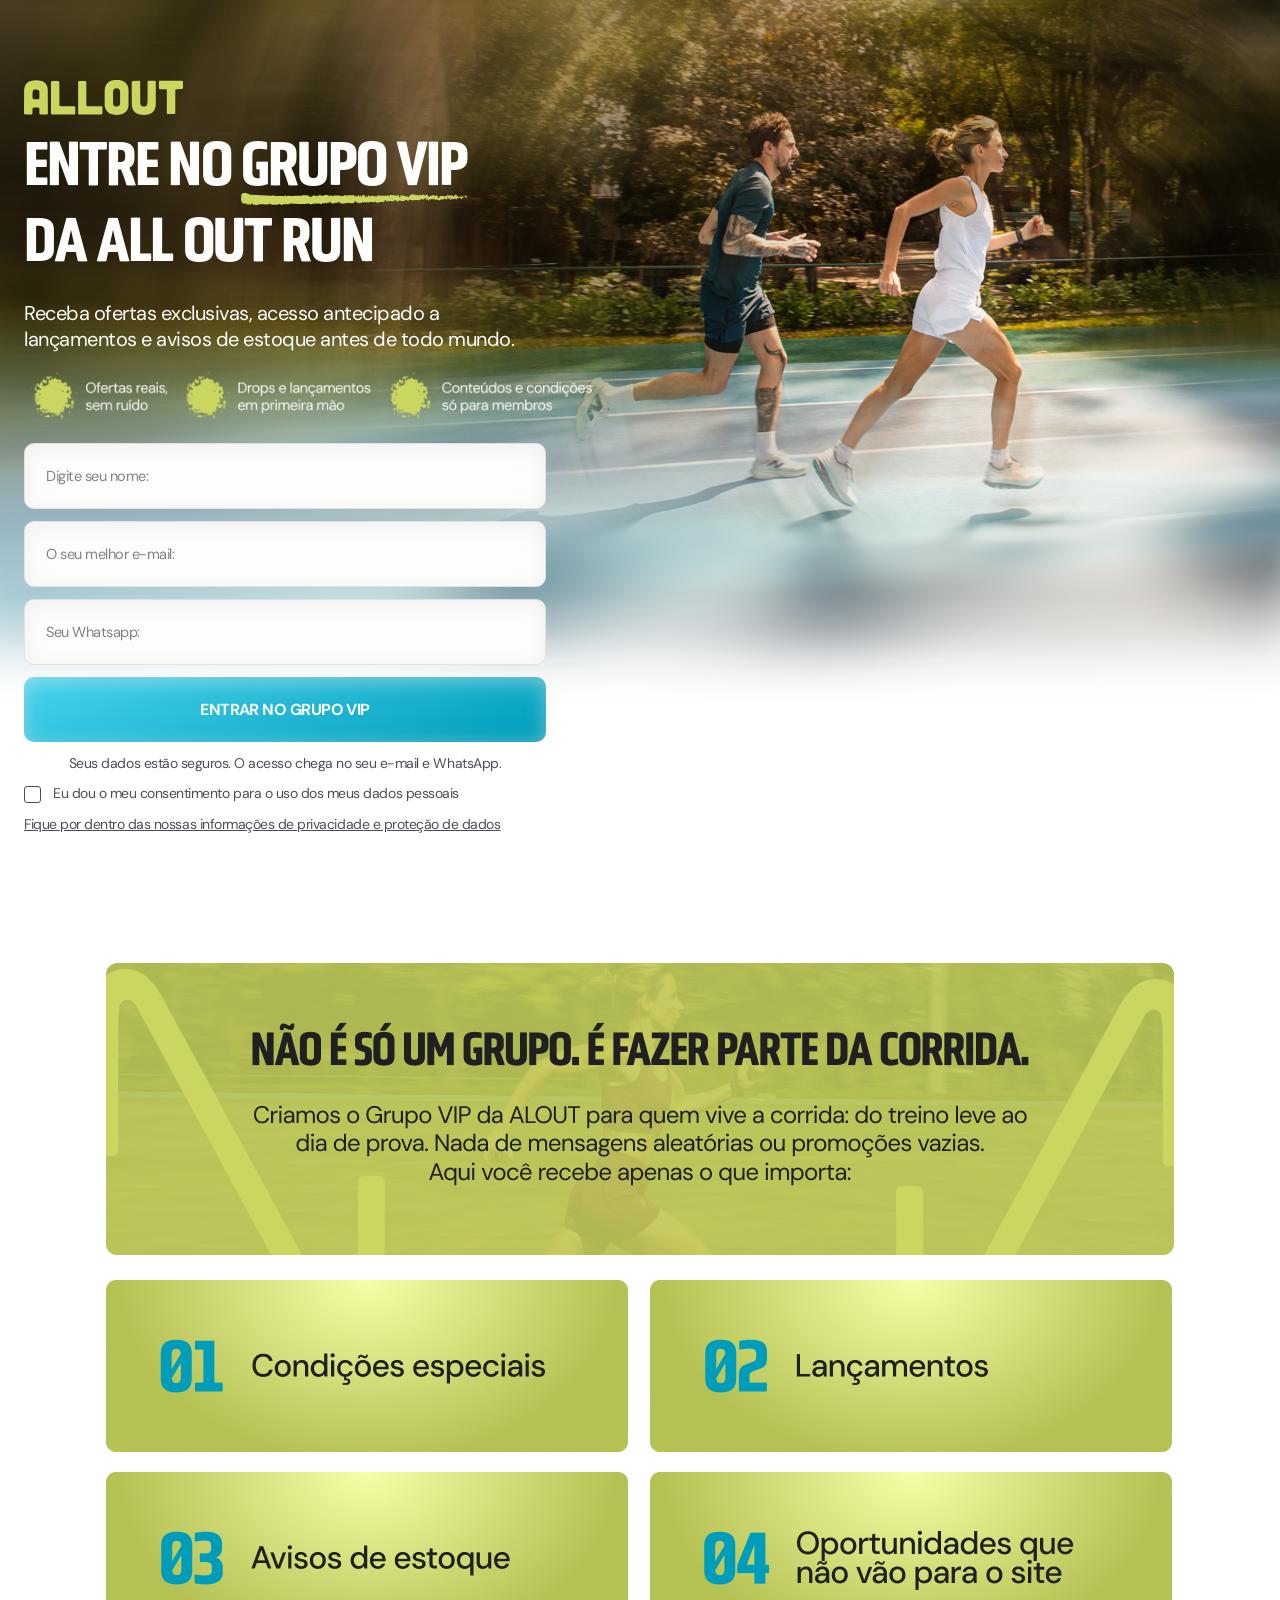
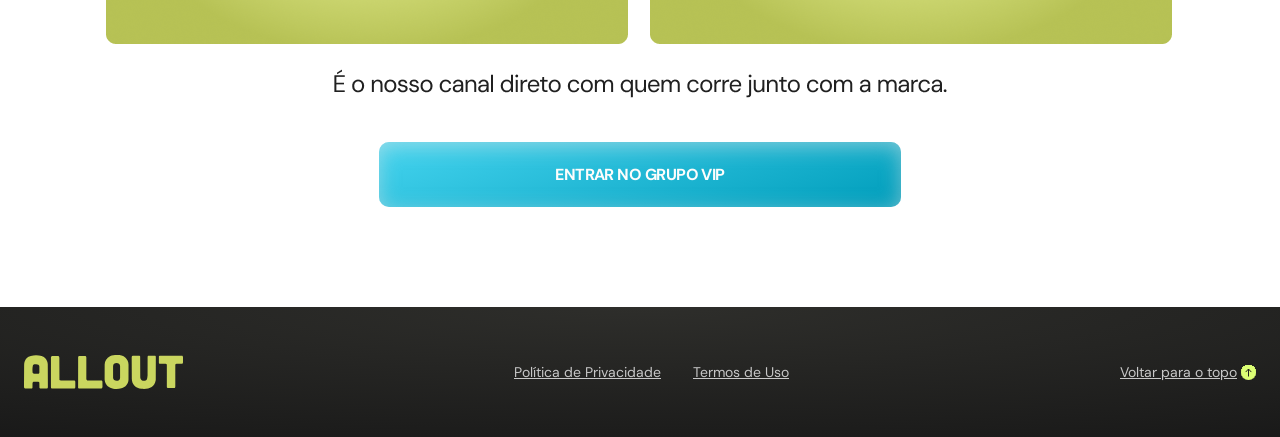
<file: index.html>
<!DOCTYPE html>
<html lang="pt-BR">
<head>
<meta charset="UTF-8">
<meta name="viewport" content="width=device-width, initial-scale=1.0">
<title>ALL OUT | Grupo VIP</title>
<link rel="icon" type="image/png" href="/favicon.png">
<link rel="preconnect" href="https://fonts.googleapis.com">
<link rel="preconnect" href="https://fonts.gstatic.com" crossorigin>
<link href="https://fonts.googleapis.com/css2?family=DM+Sans:ital,wght@0,400;0,500;0,700;1,400&display=swap" rel="stylesheet">
<link rel="stylesheet" href="style.css?v=15">
</head>
<body>

<header class="hero" id="top">
  <img src="assets/bg-mobile2.png" alt="" class="hero__bg hero__bg--mobile" aria-hidden="true">
  <img src="assets/bg-desk3.png" alt="" class="hero__bg hero__bg--desktop" aria-hidden="true">
  <div class="hero__overlay" aria-hidden="true"></div>

  <div class="container hero__content">
    <img src="assets/logo.svg" alt="ALL OUT" class="logo">

    <h1 class="hero__title"><span class="hero__title-desktop">Entre no <span class="hero__title-highlight">Grupo VIP</span><br>da ALL OUT RUN</span><span class="hero__title-mobile">Entre no <span class="hero__title-highlight">Grupo VIP</span><br>da ALLOUT</span></h1>

    <p class="hero__lead">
      Receba ofertas exclusivas, acesso antecipado a lançamentos e avisos de estoque antes de todo mundo.
    </p>

    <div class="hero__features">
      <img src="assets/mobile_frame9.png" alt="Ofertas reais, sem ruído — Drops e lançamentos em primeira mão — Conteúdos e condições só para membros" class="hero__features-img hero__features-img--mobile">
      <img src="assets/desktop_frame9.png" alt="Ofertas reais, sem ruído — Drops e lançamentos em primeira mão — Conteúdos e condições só para membros" class="hero__features-img hero__features-img--desktop">
    </div>

    <form class="vip-form" id="vip-form" novalidate>
      <div class="field">
        <input type="text" id="name" name="name" placeholder="Digite seu nome:" autocomplete="name" required>
      </div>
      <div class="field">
        <input type="email" id="email" name="email" placeholder="O seu melhor e-mail:" autocomplete="email" required>
      </div>
      <div class="field">
        <input type="tel" id="whatsapp" name="whatsapp" placeholder="Seu Whatsapp:" autocomplete="tel" required>
      </div>

      <button type="submit" class="btn-cta" id="submit-btn">
        <span class="btn-cta__label">ENTRAR NO GRUPO VIP</span>
      </button>

      <p class="form__note">Seus dados estão seguros. O acesso chega no seu e-mail e WhatsApp.</p>

      <label class="consent">
        <input type="checkbox" id="consent" name="consent" required>
        <span class="consent__box" aria-hidden="true"></span>
        <span>Eu dou o meu consentimento para o uso dos meus dados pessoais</span>
      </label>

      <a href="politica-privacidade" class="privacy-link">Fique por dentro das nossas informações de privacidade e proteção de dados</a>

      <p class="form__status" id="form-status" role="status" aria-live="polite"></p>
    </form>
  </div>
</header>

<main class="benefits">
  <div class="container">
    <img
      src="assets/mobile_frame1707478865.png"
      alt="Não é só um grupo. É fazer parte da corrida. Criamos o Grupo VIP da ALL OUT para quem vive a corrida — do treino leve ao dia de prova. Nada de mensagens aleatórias ou promoções vazias. Aqui você recebe apenas o que importa: 01 condições especiais, 02 lançamentos, 03 avisos de estoque, 04 e oportunidades que não vão para o site."
      class="benefits__image benefits__image--mobile">

    <img
      src="assets/desktop_frame1707478858.png"
      alt="Não é só um grupo. É fazer parte da corrida. Criamos o Grupo VIP da ALL OUT para quem vive a corrida — do treino leve ao dia de prova. Nada de mensagens aleatórias ou promoções vazias. Aqui você recebe apenas o que importa: 01 condições especiais, 02 lançamentos, 03 avisos de estoque, 04 e oportunidades que não vão para o site."
      class="benefits__image benefits__image--desktop">

    <button type="button" class="btn-cta btn-cta--secondary" data-scroll-to="name">
      <span class="btn-cta__label">Entrar no Grupo VIP</span>
    </button>
  </div>
</main>

<footer class="site-footer">
  <div class="container footer__inner">
    <img src="assets/logo.svg" alt="ALL OUT" class="logo logo--footer">

    <nav class="footer__links">
      <a href="politica-privacidade">Política de Privacidade</a>
      <a href="politica-privacidade">Termos de Uso</a>
    </nav>

    <a href="#top" class="back-to-top">
      Voltar para o topo
      <img src="assets/arrow-top.svg" alt="">
    </a>
  </div>
</footer>

<script src="script.js"></script>
</body>
</html>
</file>
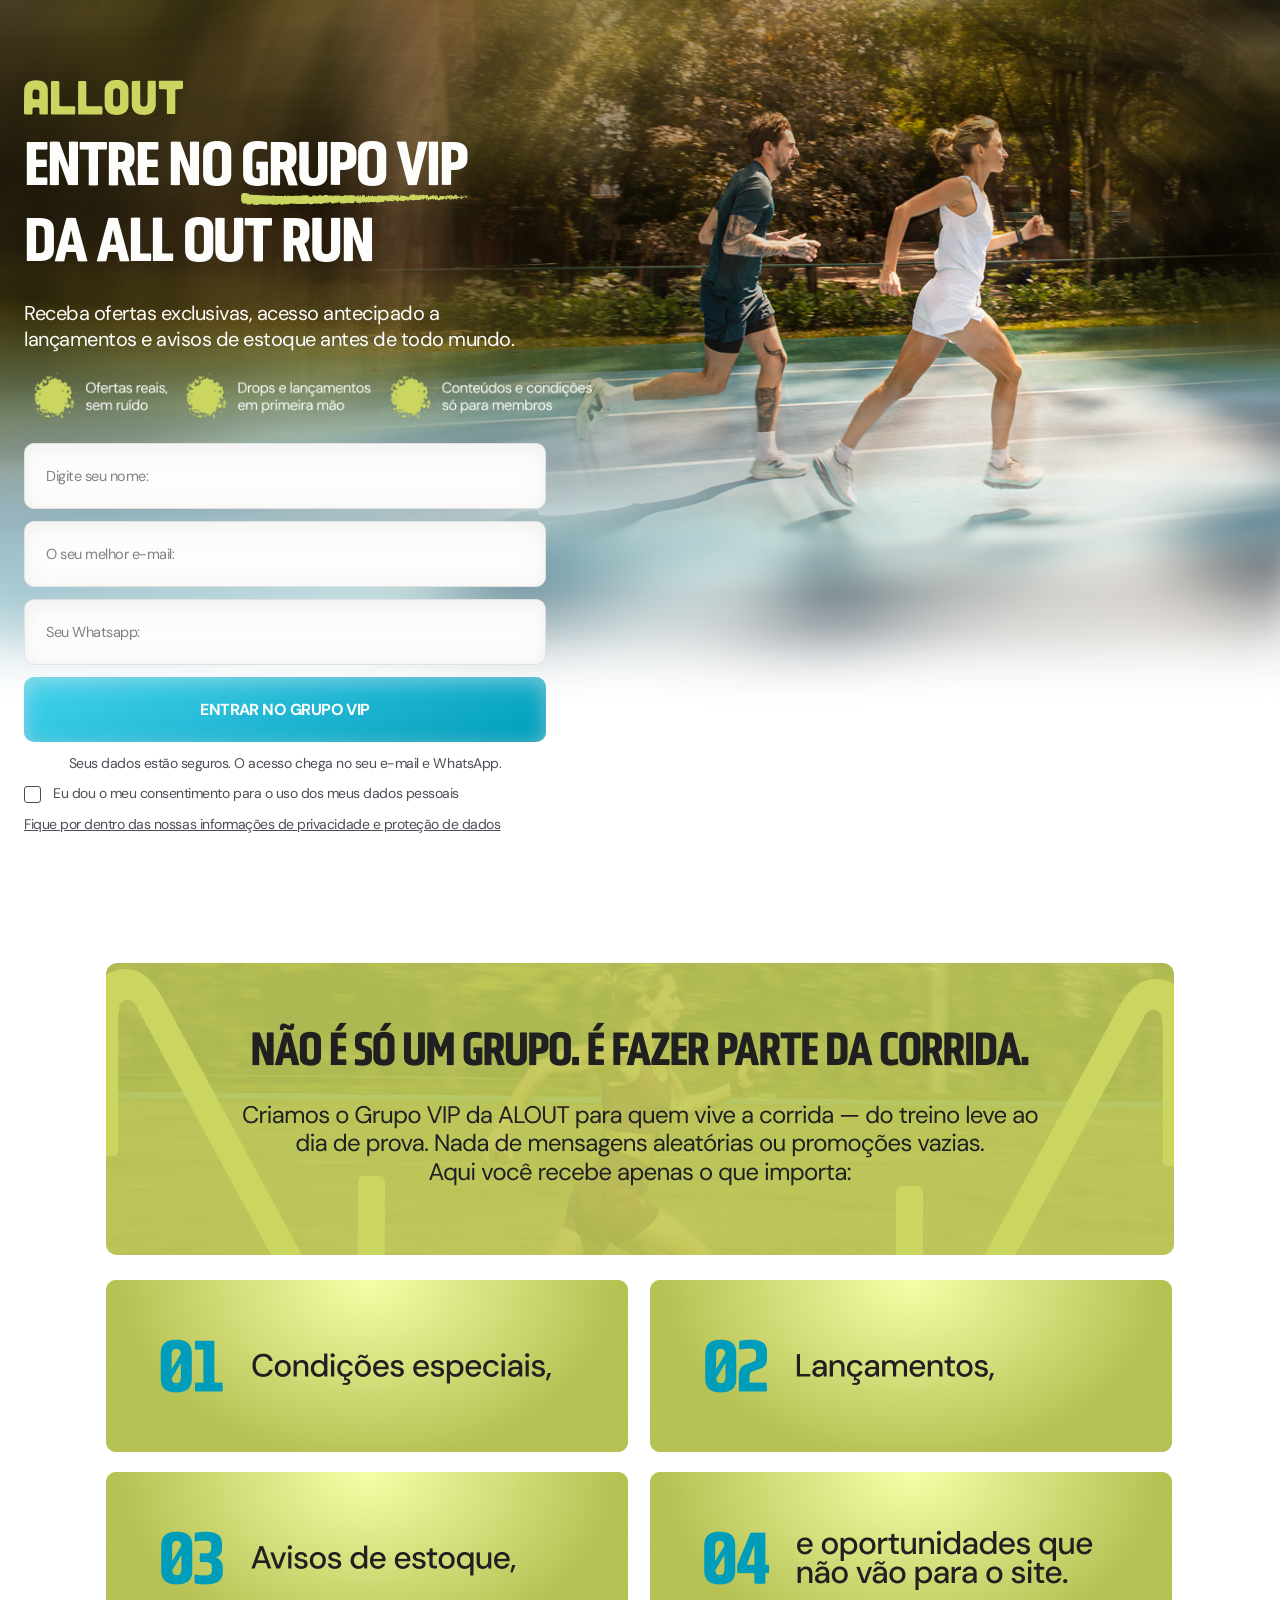
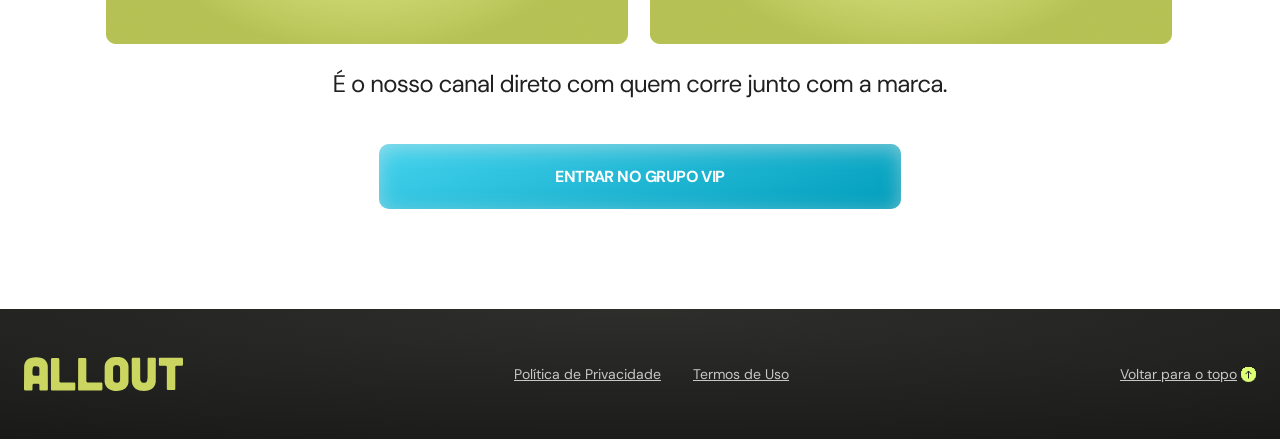
<file: landing-vip/index.html>
<!DOCTYPE html>
<html lang="pt-BR">
<head>
<meta charset="UTF-8">
<meta name="viewport" content="width=device-width, initial-scale=1.0">
<title>ALL OUT | Grupo VIP</title>
<link rel="preconnect" href="https://fonts.googleapis.com">
<link rel="preconnect" href="https://fonts.gstatic.com" crossorigin>
<link href="https://fonts.googleapis.com/css2?family=DM+Sans:ital,wght@0,400;0,500;0,700;1,400&display=swap" rel="stylesheet">
<link rel="stylesheet" href="style.css?v=15">
</head>
<body>

<header class="hero" id="top">
  <img src="assets/bg-mobile2.png" alt="" class="hero__bg hero__bg--mobile" aria-hidden="true">
  <img src="assets/bg-desk3.png" alt="" class="hero__bg hero__bg--desktop" aria-hidden="true">
  <div class="hero__overlay" aria-hidden="true"></div>

  <div class="container hero__content">
    <img src="assets/logo.svg" alt="ALL OUT" class="logo">

    <h1 class="hero__title"><span class="hero__title-desktop">Entre no <span class="hero__title-highlight">Grupo VIP</span><br>da ALL OUT RUN</span><span class="hero__title-mobile">Entre no <span class="hero__title-highlight">Grupo VIP</span><br>da ALLOUT</span></h1>

    <p class="hero__lead">
      Receba ofertas exclusivas, acesso antecipado a lançamentos e avisos de estoque antes de todo mundo.
    </p>

    <div class="hero__features">
      <img src="assets/mobile_frame9.png" alt="Ofertas reais, sem ruído — Drops e lançamentos em primeira mão — Conteúdos e condições só para membros" class="hero__features-img hero__features-img--mobile">
      <img src="assets/desktop_frame9.png" alt="Ofertas reais, sem ruído — Drops e lançamentos em primeira mão — Conteúdos e condições só para membros" class="hero__features-img hero__features-img--desktop">
    </div>

    <form class="vip-form" id="vip-form" novalidate>
      <div class="field">
        <input type="text" id="name" name="name" placeholder="Digite seu nome:" autocomplete="name" required>
      </div>
      <div class="field">
        <input type="email" id="email" name="email" placeholder="O seu melhor e-mail:" autocomplete="email" required>
      </div>
      <div class="field">
        <input type="tel" id="whatsapp" name="whatsapp" placeholder="Seu Whatsapp:" autocomplete="tel" required>
      </div>

      <button type="submit" class="btn-cta" id="submit-btn">
        <span class="btn-cta__label">ENTRAR NO GRUPO VIP</span>
      </button>

      <p class="form__note">Seus dados estão seguros. O acesso chega no seu e-mail e WhatsApp.</p>

      <label class="consent">
        <input type="checkbox" id="consent" name="consent" required>
        <span class="consent__box" aria-hidden="true"></span>
        <span>Eu dou o meu consentimento para o uso dos meus dados pessoais</span>
      </label>

      <a href="politica-privacidade.html" class="privacy-link">Fique por dentro das nossas informações de privacidade e proteção de dados</a>

      <p class="form__status" id="form-status" role="status" aria-live="polite"></p>
    </form>
  </div>
</header>

<main class="benefits">
  <div class="container">
    <img
      src="assets/mobile_frame1707478865.png"
      alt="Não é só um grupo. É fazer parte da corrida. Criamos o Grupo VIP da ALL OUT para quem vive a corrida — do treino leve ao dia de prova. Nada de mensagens aleatórias ou promoções vazias. Aqui você recebe apenas o que importa: 01 condições especiais, 02 lançamentos, 03 avisos de estoque, 04 e oportunidades que não vão para o site."
      class="benefits__image benefits__image--mobile">

    <img
      src="assets/desktop_frame1707478858.png"
      alt="Não é só um grupo. É fazer parte da corrida. Criamos o Grupo VIP da ALL OUT para quem vive a corrida — do treino leve ao dia de prova. Nada de mensagens aleatórias ou promoções vazias. Aqui você recebe apenas o que importa: 01 condições especiais, 02 lançamentos, 03 avisos de estoque, 04 e oportunidades que não vão para o site."
      class="benefits__image benefits__image--desktop">

    <button type="button" class="btn-cta btn-cta--secondary" data-scroll-to="name">
      <span class="btn-cta__label">Entrar no Grupo VIP</span>
    </button>
  </div>
</main>

<footer class="site-footer">
  <div class="container footer__inner">
    <img src="assets/logo.svg" alt="ALL OUT" class="logo logo--footer">

    <nav class="footer__links">
      <a href="politica-privacidade.html">Política de Privacidade</a>
      <a href="politica-privacidade.html">Termos de Uso</a>
    </nav>

    <a href="#top" class="back-to-top">
      Voltar para o topo
      <img src="assets/arrow-top.svg" alt="">
    </a>
  </div>
</footer>

<script src="script.js"></script>
</body>
</html>
</file>
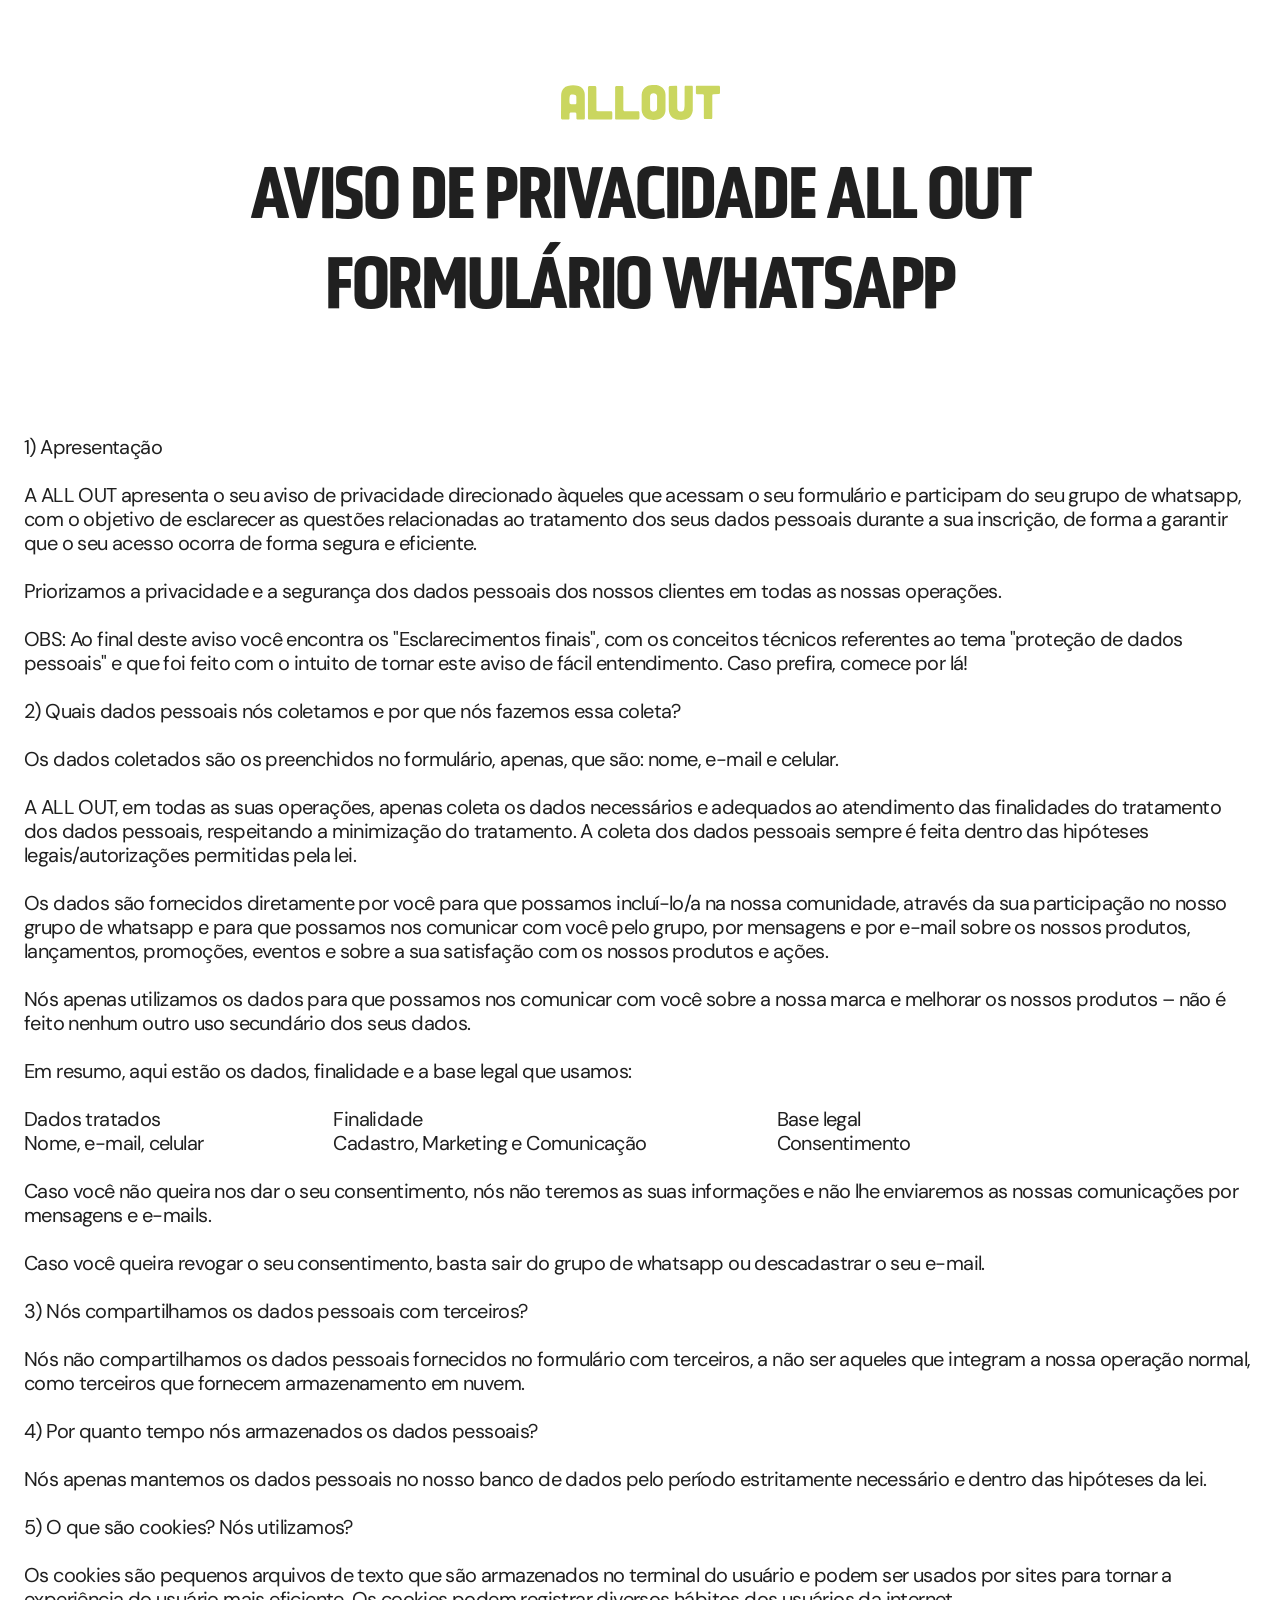
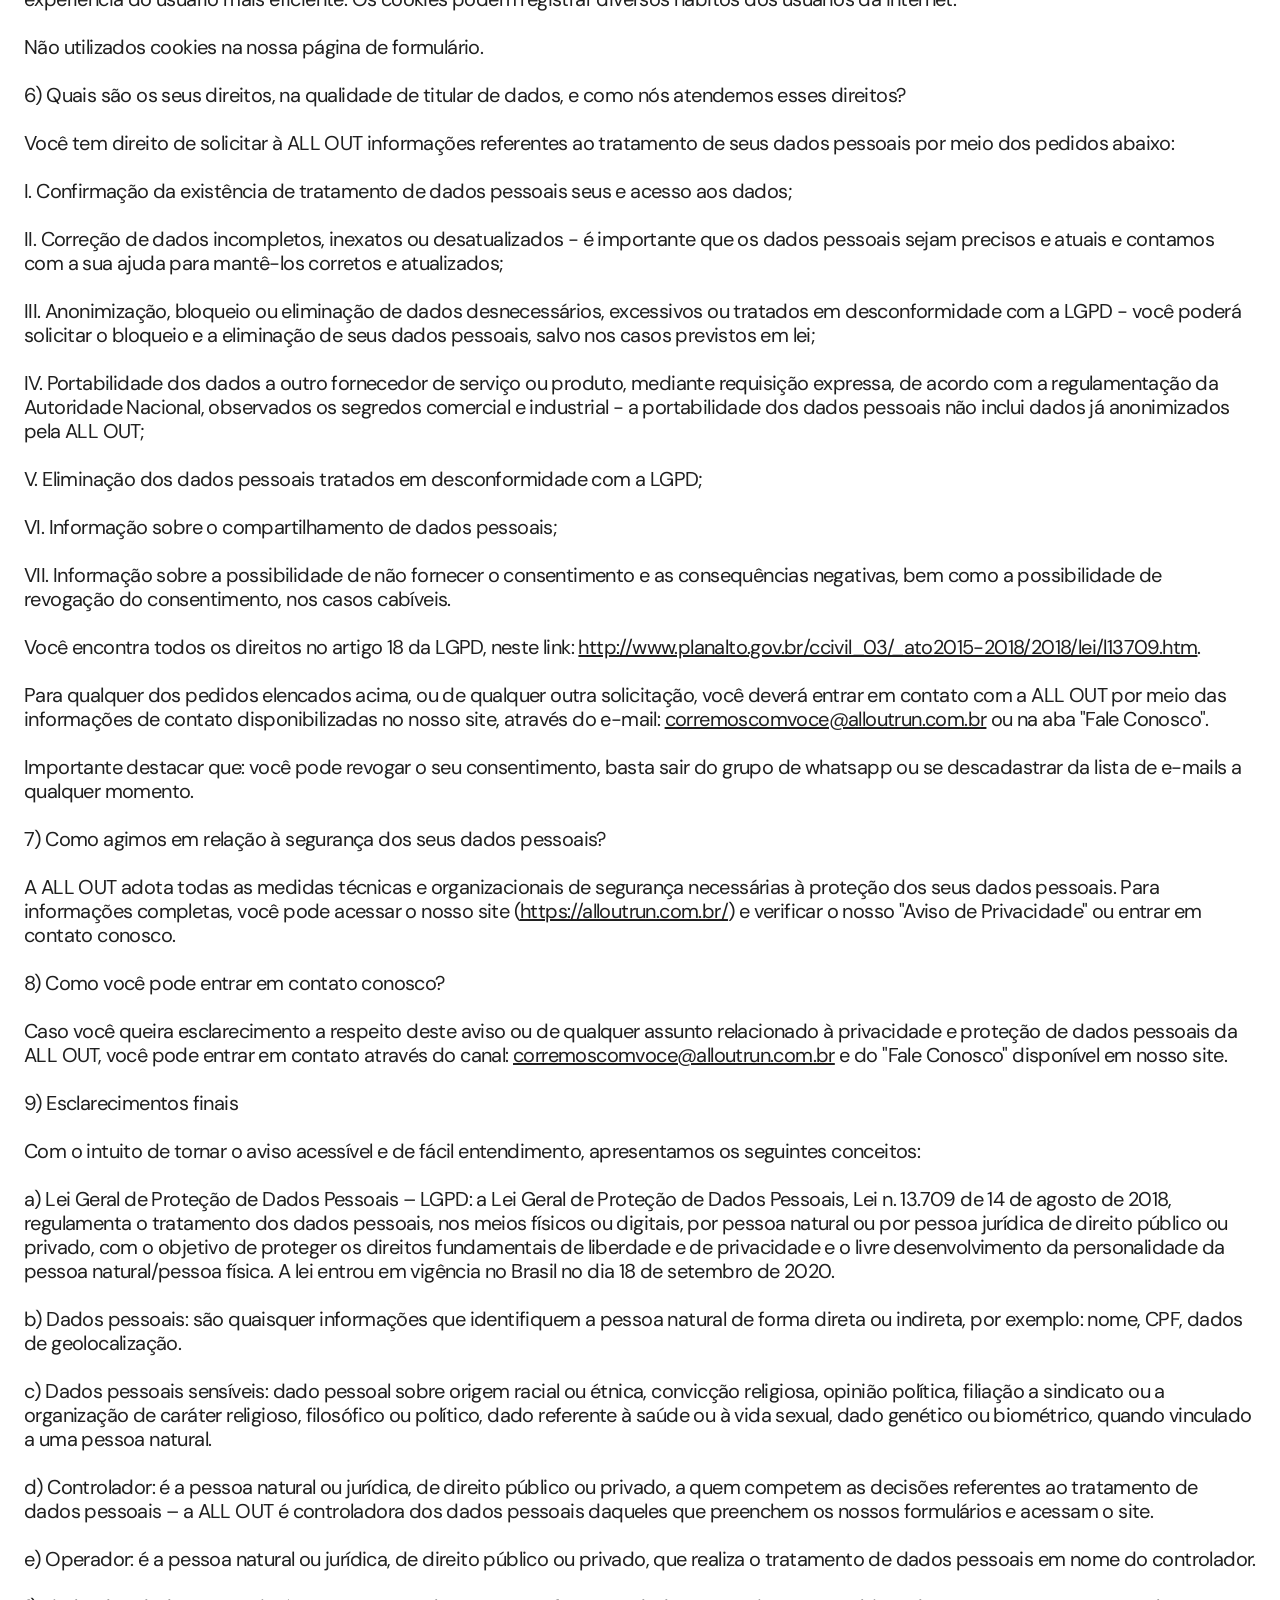
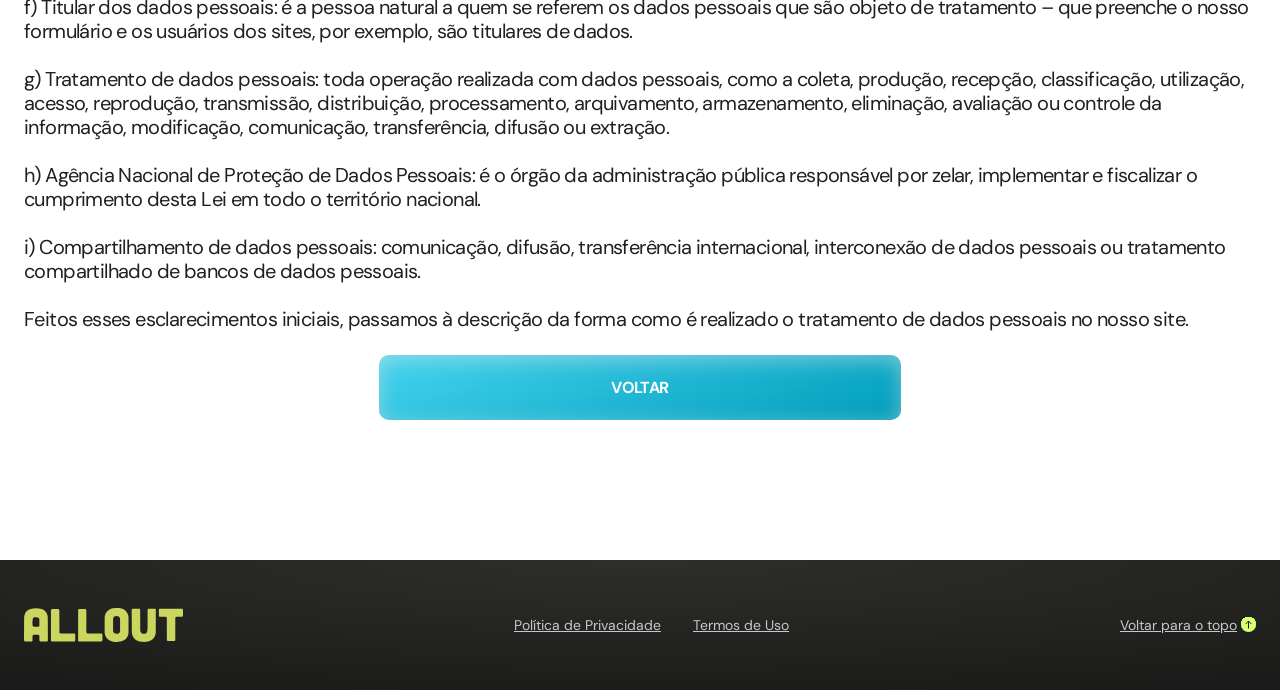
<file: politica-privacidade.html>
<!DOCTYPE html>
<html lang="pt-BR">
<head>
<meta charset="UTF-8">
<meta name="viewport" content="width=device-width, initial-scale=1.0">
<title>ALL OUT | Aviso de Privacidade</title>
<link rel="icon" type="image/png" href="/favicon.png">
<link rel="preconnect" href="https://fonts.googleapis.com">
<link rel="preconnect" href="https://fonts.gstatic.com" crossorigin>
<link href="https://fonts.googleapis.com/css2?family=DM+Sans:ital,wght@0,400;0,500;0,700;1,400&display=swap" rel="stylesheet">
<link rel="stylesheet" href="style.css?v=15">
<link rel="stylesheet" href="legal.css?v=2">
</head>
<body id="top">

<header class="legal-header">
  <div class="container legal-header__inner">
    <img src="assets/logo.svg" alt="ALL OUT" class="legal-header__logo">
    <h1 class="legal-title">AVISO DE PRIVACIDADE ALL OUT Formulário Whatsapp</h1>
  </div>
</header>

<main class="legal-content">
  <div class="container">

    <section>
      <h2>1) Apresentação</h2>
      <p>A ALL OUT apresenta o seu aviso de privacidade direcionado àqueles que acessam o seu formulário e participam do seu grupo de whatsapp, com o objetivo de esclarecer as questões relacionadas ao tratamento dos seus dados pessoais durante a sua inscrição, de forma a garantir que o seu acesso ocorra de forma segura e eficiente.</p>
      <p>Priorizamos a privacidade e a segurança dos dados pessoais dos nossos clientes em todas as nossas operações.</p>
      <p>OBS: Ao final deste aviso você encontra os "Esclarecimentos finais", com os conceitos técnicos referentes ao tema "proteção de dados pessoais" e que foi feito com o intuito de tornar este aviso de fácil entendimento. Caso prefira, comece por lá!</p>
    </section>

    <section>
      <h2>2) Quais dados pessoais nós coletamos e por que nós fazemos essa coleta?</h2>
      <p>Os dados coletados são os preenchidos no formulário, apenas, que são: nome, e-mail e celular.</p>
      <p>A ALL OUT, em todas as suas operações, apenas coleta os dados necessários e adequados ao atendimento das finalidades do tratamento dos dados pessoais, respeitando a minimização do tratamento. A coleta dos dados pessoais sempre é feita dentro das hipóteses legais/autorizações permitidas pela lei.</p>
      <p>Os dados são fornecidos diretamente por você para que possamos incluí-lo/a na nossa comunidade, através da sua participação no nosso grupo de whatsapp e para que possamos nos comunicar com você pelo grupo, por mensagens e por e-mail sobre os nossos produtos, lançamentos, promoções, eventos e sobre a sua satisfação com os nossos produtos e ações.</p>
      <p>Nós apenas utilizamos os dados para que possamos nos comunicar com você sobre a nossa marca e melhorar os nossos produtos – não é feito nenhum outro uso secundário dos seus dados.</p>
      <p>Em resumo, aqui estão os dados, finalidade e a base legal que usamos:</p>

      <div class="legal-table">
        <div class="legal-table__item">
          <p class="legal-table__label">Dados tratados</p>
          <p>Nome, e-mail, celular</p>
        </div>
        <div class="legal-table__item">
          <p class="legal-table__label">Finalidade</p>
          <p>Cadastro, Marketing e Comunicação</p>
        </div>
        <div class="legal-table__item">
          <p class="legal-table__label">Base legal</p>
          <p>Consentimento</p>
        </div>
      </div>

      <p>Caso você não queira nos dar o seu consentimento, nós não teremos as suas informações e não lhe enviaremos as nossas comunicações por mensagens e e-mails.</p>
      <p>Caso você queira revogar o seu consentimento, basta sair do grupo de whatsapp ou descadastrar o seu e-mail.</p>
    </section>

    <section>
      <h2>3) Nós compartilhamos os dados pessoais com terceiros?</h2>
      <p>Nós não compartilhamos os dados pessoais fornecidos no formulário com terceiros, a não ser aqueles que integram a nossa operação normal, como terceiros que fornecem armazenamento em nuvem.</p>
    </section>

    <section>
      <h2>4) Por quanto tempo nós armazenados os dados pessoais?</h2>
      <p>Nós apenas mantemos os dados pessoais no nosso banco de dados pelo período estritamente necessário e dentro das hipóteses da lei.</p>
    </section>

    <section>
      <h2>5) O que são cookies? Nós utilizamos?</h2>
      <p>Os cookies são pequenos arquivos de texto que são armazenados no terminal do usuário e podem ser usados por sites para tornar a experiência do usuário mais eficiente. Os cookies podem registrar diversos hábitos dos usuários da internet.</p>
      <p>Não utilizados cookies na nossa página de formulário.</p>
    </section>

    <section>
      <h2>6) Quais são os seus direitos, na qualidade de titular de dados, e como nós atendemos esses direitos?</h2>
      <p>Você tem direito de solicitar à ALL OUT informações referentes ao tratamento de seus dados pessoais por meio dos pedidos abaixo:</p>
      <p>I. Confirmação da existência de tratamento de dados pessoais seus e acesso aos dados;</p>
      <p>II. Correção de dados incompletos, inexatos ou desatualizados - é importante que os dados pessoais sejam precisos e atuais e contamos com a sua ajuda para mantê-los corretos e atualizados;</p>
      <p>III. Anonimização, bloqueio ou eliminação de dados desnecessários, excessivos ou tratados em desconformidade com a LGPD - você poderá solicitar o bloqueio e a eliminação de seus dados pessoais, salvo nos casos previstos em lei;</p>
      <p>IV. Portabilidade dos dados a outro fornecedor de serviço ou produto, mediante requisição expressa, de acordo com a regulamentação da Autoridade Nacional, observados os segredos comercial e industrial - a portabilidade dos dados pessoais não inclui dados já anonimizados pela ALL OUT;</p>
      <p>V. Eliminação dos dados pessoais tratados em desconformidade com a LGPD;</p>
      <p>VI. Informação sobre o compartilhamento de dados pessoais;</p>
      <p>VII. Informação sobre a possibilidade de não fornecer o consentimento e as consequências negativas, bem como a possibilidade de revogação do consentimento, nos casos cabíveis.</p>
      <p>Você encontra todos os direitos no artigo 18 da LGPD, neste link: <a href="http://www.planalto.gov.br/ccivil_03/_ato2015-2018/2018/lei/l13709.htm" target="_blank" rel="noopener">http://www.planalto.gov.br/ccivil_03/_ato2015-2018/2018/lei/l13709.htm</a>.</p>
      <p>Para qualquer dos pedidos elencados acima, ou de qualquer outra solicitação, você deverá entrar em contato com a ALL OUT por meio das informações de contato disponibilizadas no nosso site, através do e-mail: <a href="mailto:corremoscomvoce@alloutrun.com.br">corremoscomvoce@alloutrun.com.br</a> ou na aba "Fale Conosco".</p>
      <p>Importante destacar que: você pode revogar o seu consentimento, basta sair do grupo de whatsapp ou se descadastrar da lista de e-mails a qualquer momento.</p>
    </section>

    <section>
      <h2>7) Como agimos em relação à segurança dos seus dados pessoais?</h2>
      <p>A ALL OUT adota todas as medidas técnicas e organizacionais de segurança necessárias à proteção dos seus dados pessoais. Para informações completas, você pode acessar o nosso site (<a href="https://alloutrun.com.br/" target="_blank" rel="noopener">https://alloutrun.com.br/</a>) e verificar o nosso "Aviso de Privacidade" ou entrar em contato conosco.</p>
    </section>

    <section>
      <h2>8) Como você pode entrar em contato conosco?</h2>
      <p>Caso você queira esclarecimento a respeito deste aviso ou de qualquer assunto relacionado à privacidade e proteção de dados pessoais da ALL OUT, você pode entrar em contato através do canal: <a href="mailto:corremoscomvoce@alloutrun.com.br">corremoscomvoce@alloutrun.com.br</a> e do "Fale Conosco" disponível em nosso site.</p>
    </section>

    <section>
      <h2>9) Esclarecimentos finais</h2>
      <p>Com o intuito de tornar o aviso acessível e de fácil entendimento, apresentamos os seguintes conceitos:</p>
      <p>a) Lei Geral de Proteção de Dados Pessoais – LGPD: a Lei Geral de Proteção de Dados Pessoais, Lei n. 13.709 de 14 de agosto de 2018, regulamenta o tratamento dos dados pessoais, nos meios físicos ou digitais, por pessoa natural ou por pessoa jurídica de direito público ou privado, com o objetivo de proteger os direitos fundamentais de liberdade e de privacidade e o livre desenvolvimento da personalidade da pessoa natural/pessoa física. A lei entrou em vigência no Brasil no dia 18 de setembro de 2020.</p>
      <p>b) Dados pessoais: são quaisquer informações que identifiquem a pessoa natural de forma direta ou indireta, por exemplo: nome, CPF, dados de geolocalização.</p>
      <p>c) Dados pessoais sensíveis: dado pessoal sobre origem racial ou étnica, convicção religiosa, opinião política, filiação a sindicato ou a organização de caráter religioso, filosófico ou político, dado referente à saúde ou à vida sexual, dado genético ou biométrico, quando vinculado a uma pessoa natural.</p>
      <p>d) Controlador: é a pessoa natural ou jurídica, de direito público ou privado, a quem competem as decisões referentes ao tratamento de dados pessoais – a ALL OUT é controladora dos dados pessoais daqueles que preenchem os nossos formulários e acessam o site.</p>
      <p>e) Operador: é a pessoa natural ou jurídica, de direito público ou privado, que realiza o tratamento de dados pessoais em nome do controlador.</p>
      <p>f) Titular dos dados pessoais: é a pessoa natural a quem se referem os dados pessoais que são objeto de tratamento – que preenche o nosso formulário e os usuários dos sites, por exemplo, são titulares de dados.</p>
      <p>g) Tratamento de dados pessoais: toda operação realizada com dados pessoais, como a coleta, produção, recepção, classificação, utilização, acesso, reprodução, transmissão, distribuição, processamento, arquivamento, armazenamento, eliminação, avaliação ou controle da informação, modificação, comunicação, transferência, difusão ou extração.</p>
      <p>h) Agência Nacional de Proteção de Dados Pessoais: é o órgão da administração pública responsável por zelar, implementar e fiscalizar o cumprimento desta Lei em todo o território nacional.</p>
      <p>i) Compartilhamento de dados pessoais: comunicação, difusão, transferência internacional, interconexão de dados pessoais ou tratamento compartilhado de bancos de dados pessoais.</p>
      <p>Feitos esses esclarecimentos iniciais, passamos à descrição da forma como é realizado o tratamento de dados pessoais no nosso site.</p>
    </section>

    <button type="button" class="btn-cta btn-cta--secondary" onclick="if (history.length > 1) { history.back(); } else { location.href = '/'; }">
      <span class="btn-cta__label">Voltar</span>
    </button>

  </div>
</main>

<footer class="site-footer">
  <div class="container footer__inner">
    <img src="assets/logo.svg" alt="ALL OUT" class="logo logo--footer">

    <nav class="footer__links">
      <a href="politica-privacidade.html">Política de Privacidade</a>
      <a href="politica-privacidade.html">Termos de Uso</a>
    </nav>

    <a href="#top" class="back-to-top">
      Voltar para o topo
      <img src="assets/arrow-top.svg" alt="">
    </a>
  </div>
</footer>

</body>
</html>
</file>
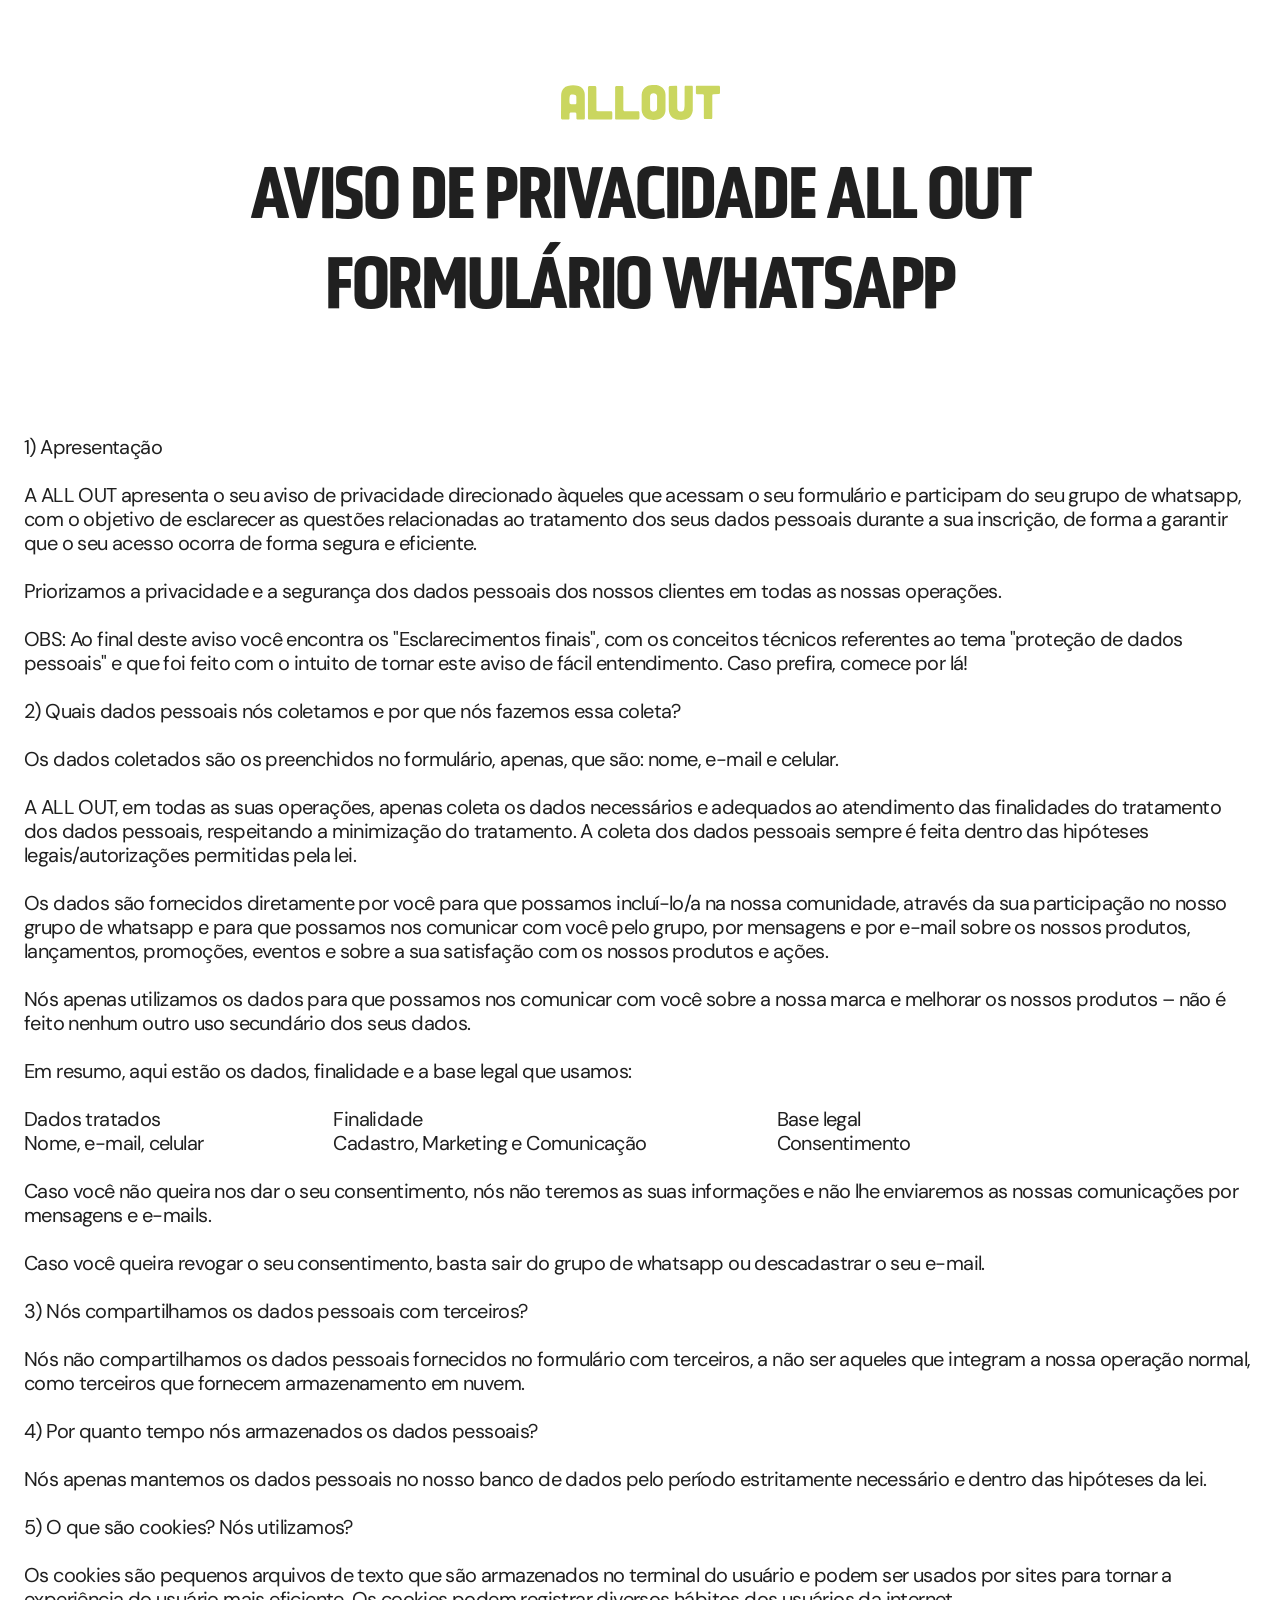
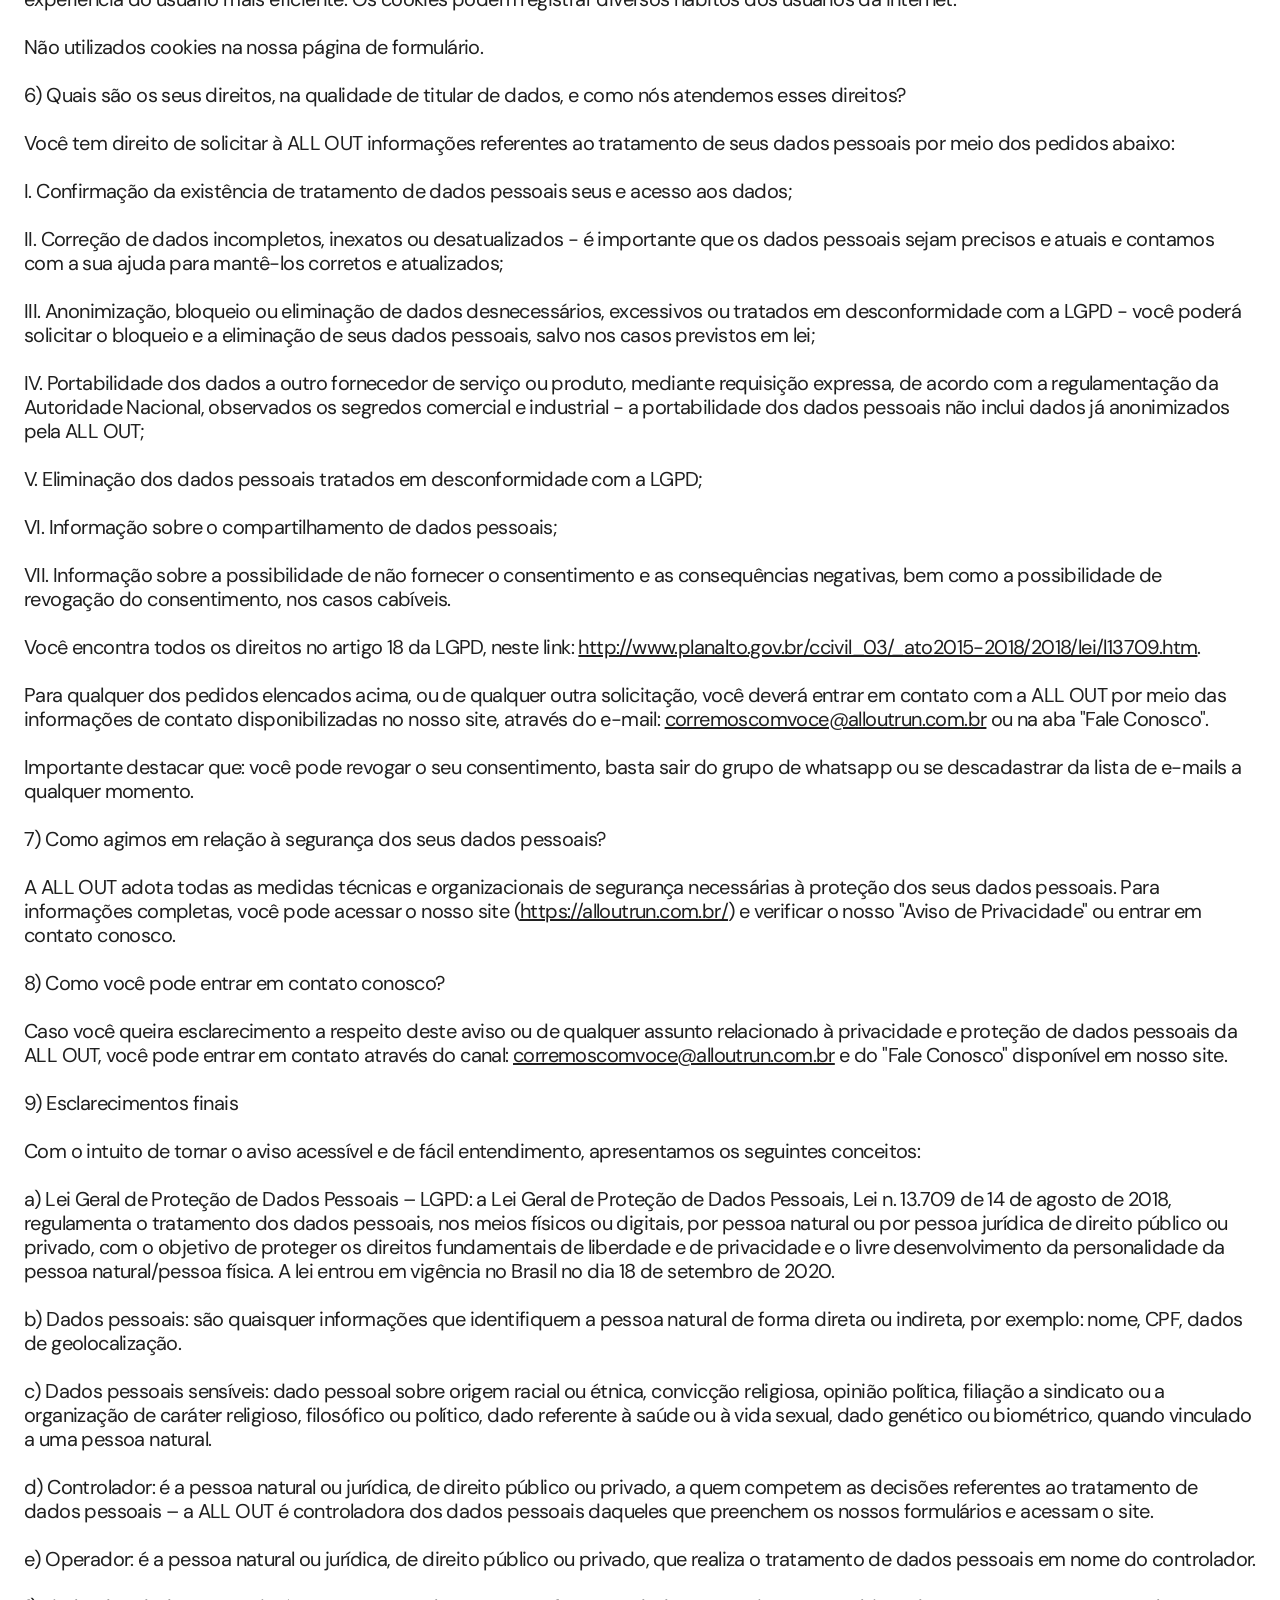
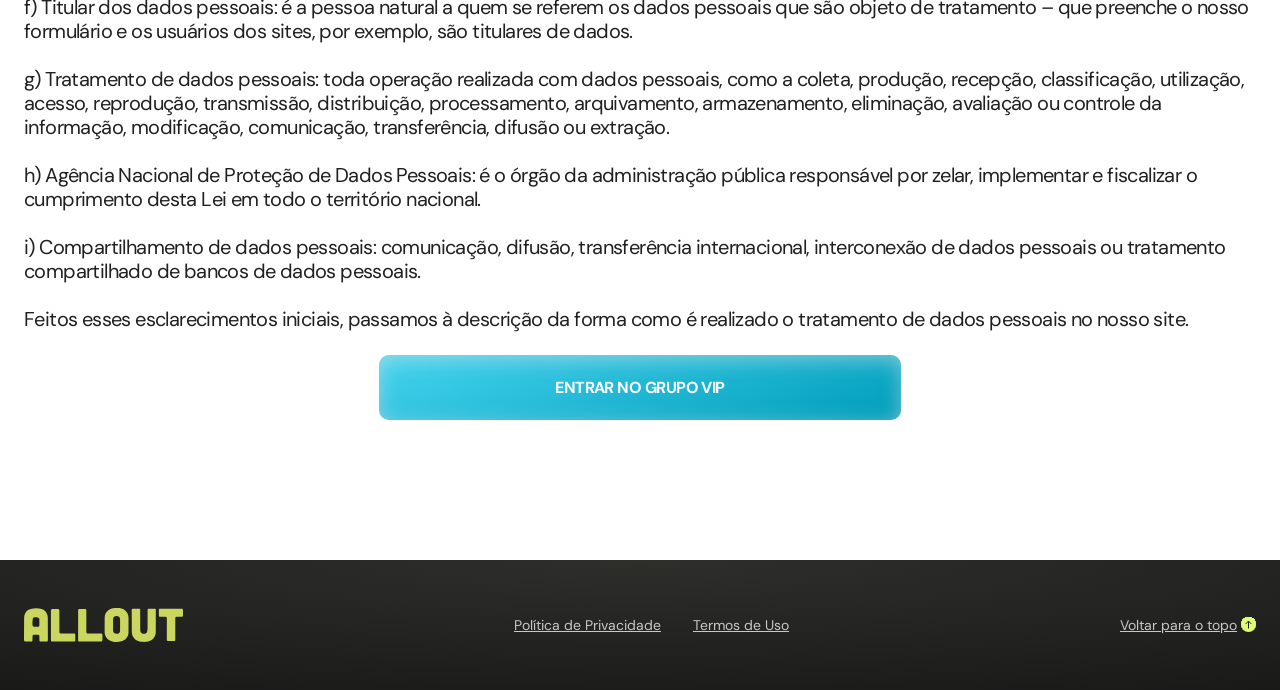
<file: landing-vip/politica-privacidade.html>
<!DOCTYPE html>
<html lang="pt-BR">
<head>
<meta charset="UTF-8">
<meta name="viewport" content="width=device-width, initial-scale=1.0">
<title>ALL OUT | Aviso de Privacidade</title>
<link rel="preconnect" href="https://fonts.googleapis.com">
<link rel="preconnect" href="https://fonts.gstatic.com" crossorigin>
<link href="https://fonts.googleapis.com/css2?family=DM+Sans:ital,wght@0,400;0,500;0,700;1,400&display=swap" rel="stylesheet">
<link rel="stylesheet" href="style.css?v=15">
<link rel="stylesheet" href="legal.css?v=2">
</head>
<body id="top">

<header class="legal-header">
  <div class="container legal-header__inner">
    <img src="assets/logo.svg" alt="ALL OUT" class="legal-header__logo">
    <h1 class="legal-title">AVISO DE PRIVACIDADE ALL OUT Formulário Whatsapp</h1>
  </div>
</header>

<main class="legal-content">
  <div class="container">

    <section>
      <h2>1) Apresentação</h2>
      <p>A ALL OUT apresenta o seu aviso de privacidade direcionado àqueles que acessam o seu formulário e participam do seu grupo de whatsapp, com o objetivo de esclarecer as questões relacionadas ao tratamento dos seus dados pessoais durante a sua inscrição, de forma a garantir que o seu acesso ocorra de forma segura e eficiente.</p>
      <p>Priorizamos a privacidade e a segurança dos dados pessoais dos nossos clientes em todas as nossas operações.</p>
      <p>OBS: Ao final deste aviso você encontra os "Esclarecimentos finais", com os conceitos técnicos referentes ao tema "proteção de dados pessoais" e que foi feito com o intuito de tornar este aviso de fácil entendimento. Caso prefira, comece por lá!</p>
    </section>

    <section>
      <h2>2) Quais dados pessoais nós coletamos e por que nós fazemos essa coleta?</h2>
      <p>Os dados coletados são os preenchidos no formulário, apenas, que são: nome, e-mail e celular.</p>
      <p>A ALL OUT, em todas as suas operações, apenas coleta os dados necessários e adequados ao atendimento das finalidades do tratamento dos dados pessoais, respeitando a minimização do tratamento. A coleta dos dados pessoais sempre é feita dentro das hipóteses legais/autorizações permitidas pela lei.</p>
      <p>Os dados são fornecidos diretamente por você para que possamos incluí-lo/a na nossa comunidade, através da sua participação no nosso grupo de whatsapp e para que possamos nos comunicar com você pelo grupo, por mensagens e por e-mail sobre os nossos produtos, lançamentos, promoções, eventos e sobre a sua satisfação com os nossos produtos e ações.</p>
      <p>Nós apenas utilizamos os dados para que possamos nos comunicar com você sobre a nossa marca e melhorar os nossos produtos – não é feito nenhum outro uso secundário dos seus dados.</p>
      <p>Em resumo, aqui estão os dados, finalidade e a base legal que usamos:</p>

      <div class="legal-table">
        <div class="legal-table__item">
          <p class="legal-table__label">Dados tratados</p>
          <p>Nome, e-mail, celular</p>
        </div>
        <div class="legal-table__item">
          <p class="legal-table__label">Finalidade</p>
          <p>Cadastro, Marketing e Comunicação</p>
        </div>
        <div class="legal-table__item">
          <p class="legal-table__label">Base legal</p>
          <p>Consentimento</p>
        </div>
      </div>

      <p>Caso você não queira nos dar o seu consentimento, nós não teremos as suas informações e não lhe enviaremos as nossas comunicações por mensagens e e-mails.</p>
      <p>Caso você queira revogar o seu consentimento, basta sair do grupo de whatsapp ou descadastrar o seu e-mail.</p>
    </section>

    <section>
      <h2>3) Nós compartilhamos os dados pessoais com terceiros?</h2>
      <p>Nós não compartilhamos os dados pessoais fornecidos no formulário com terceiros, a não ser aqueles que integram a nossa operação normal, como terceiros que fornecem armazenamento em nuvem.</p>
    </section>

    <section>
      <h2>4) Por quanto tempo nós armazenados os dados pessoais?</h2>
      <p>Nós apenas mantemos os dados pessoais no nosso banco de dados pelo período estritamente necessário e dentro das hipóteses da lei.</p>
    </section>

    <section>
      <h2>5) O que são cookies? Nós utilizamos?</h2>
      <p>Os cookies são pequenos arquivos de texto que são armazenados no terminal do usuário e podem ser usados por sites para tornar a experiência do usuário mais eficiente. Os cookies podem registrar diversos hábitos dos usuários da internet.</p>
      <p>Não utilizados cookies na nossa página de formulário.</p>
    </section>

    <section>
      <h2>6) Quais são os seus direitos, na qualidade de titular de dados, e como nós atendemos esses direitos?</h2>
      <p>Você tem direito de solicitar à ALL OUT informações referentes ao tratamento de seus dados pessoais por meio dos pedidos abaixo:</p>
      <p>I. Confirmação da existência de tratamento de dados pessoais seus e acesso aos dados;</p>
      <p>II. Correção de dados incompletos, inexatos ou desatualizados - é importante que os dados pessoais sejam precisos e atuais e contamos com a sua ajuda para mantê-los corretos e atualizados;</p>
      <p>III. Anonimização, bloqueio ou eliminação de dados desnecessários, excessivos ou tratados em desconformidade com a LGPD - você poderá solicitar o bloqueio e a eliminação de seus dados pessoais, salvo nos casos previstos em lei;</p>
      <p>IV. Portabilidade dos dados a outro fornecedor de serviço ou produto, mediante requisição expressa, de acordo com a regulamentação da Autoridade Nacional, observados os segredos comercial e industrial - a portabilidade dos dados pessoais não inclui dados já anonimizados pela ALL OUT;</p>
      <p>V. Eliminação dos dados pessoais tratados em desconformidade com a LGPD;</p>
      <p>VI. Informação sobre o compartilhamento de dados pessoais;</p>
      <p>VII. Informação sobre a possibilidade de não fornecer o consentimento e as consequências negativas, bem como a possibilidade de revogação do consentimento, nos casos cabíveis.</p>
      <p>Você encontra todos os direitos no artigo 18 da LGPD, neste link: <a href="http://www.planalto.gov.br/ccivil_03/_ato2015-2018/2018/lei/l13709.htm" target="_blank" rel="noopener">http://www.planalto.gov.br/ccivil_03/_ato2015-2018/2018/lei/l13709.htm</a>.</p>
      <p>Para qualquer dos pedidos elencados acima, ou de qualquer outra solicitação, você deverá entrar em contato com a ALL OUT por meio das informações de contato disponibilizadas no nosso site, através do e-mail: <a href="mailto:corremoscomvoce@alloutrun.com.br">corremoscomvoce@alloutrun.com.br</a> ou na aba "Fale Conosco".</p>
      <p>Importante destacar que: você pode revogar o seu consentimento, basta sair do grupo de whatsapp ou se descadastrar da lista de e-mails a qualquer momento.</p>
    </section>

    <section>
      <h2>7) Como agimos em relação à segurança dos seus dados pessoais?</h2>
      <p>A ALL OUT adota todas as medidas técnicas e organizacionais de segurança necessárias à proteção dos seus dados pessoais. Para informações completas, você pode acessar o nosso site (<a href="https://alloutrun.com.br/" target="_blank" rel="noopener">https://alloutrun.com.br/</a>) e verificar o nosso "Aviso de Privacidade" ou entrar em contato conosco.</p>
    </section>

    <section>
      <h2>8) Como você pode entrar em contato conosco?</h2>
      <p>Caso você queira esclarecimento a respeito deste aviso ou de qualquer assunto relacionado à privacidade e proteção de dados pessoais da ALL OUT, você pode entrar em contato através do canal: <a href="mailto:corremoscomvoce@alloutrun.com.br">corremoscomvoce@alloutrun.com.br</a> e do "Fale Conosco" disponível em nosso site.</p>
    </section>

    <section>
      <h2>9) Esclarecimentos finais</h2>
      <p>Com o intuito de tornar o aviso acessível e de fácil entendimento, apresentamos os seguintes conceitos:</p>
      <p>a) Lei Geral de Proteção de Dados Pessoais – LGPD: a Lei Geral de Proteção de Dados Pessoais, Lei n. 13.709 de 14 de agosto de 2018, regulamenta o tratamento dos dados pessoais, nos meios físicos ou digitais, por pessoa natural ou por pessoa jurídica de direito público ou privado, com o objetivo de proteger os direitos fundamentais de liberdade e de privacidade e o livre desenvolvimento da personalidade da pessoa natural/pessoa física. A lei entrou em vigência no Brasil no dia 18 de setembro de 2020.</p>
      <p>b) Dados pessoais: são quaisquer informações que identifiquem a pessoa natural de forma direta ou indireta, por exemplo: nome, CPF, dados de geolocalização.</p>
      <p>c) Dados pessoais sensíveis: dado pessoal sobre origem racial ou étnica, convicção religiosa, opinião política, filiação a sindicato ou a organização de caráter religioso, filosófico ou político, dado referente à saúde ou à vida sexual, dado genético ou biométrico, quando vinculado a uma pessoa natural.</p>
      <p>d) Controlador: é a pessoa natural ou jurídica, de direito público ou privado, a quem competem as decisões referentes ao tratamento de dados pessoais – a ALL OUT é controladora dos dados pessoais daqueles que preenchem os nossos formulários e acessam o site.</p>
      <p>e) Operador: é a pessoa natural ou jurídica, de direito público ou privado, que realiza o tratamento de dados pessoais em nome do controlador.</p>
      <p>f) Titular dos dados pessoais: é a pessoa natural a quem se referem os dados pessoais que são objeto de tratamento – que preenche o nosso formulário e os usuários dos sites, por exemplo, são titulares de dados.</p>
      <p>g) Tratamento de dados pessoais: toda operação realizada com dados pessoais, como a coleta, produção, recepção, classificação, utilização, acesso, reprodução, transmissão, distribuição, processamento, arquivamento, armazenamento, eliminação, avaliação ou controle da informação, modificação, comunicação, transferência, difusão ou extração.</p>
      <p>h) Agência Nacional de Proteção de Dados Pessoais: é o órgão da administração pública responsável por zelar, implementar e fiscalizar o cumprimento desta Lei em todo o território nacional.</p>
      <p>i) Compartilhamento de dados pessoais: comunicação, difusão, transferência internacional, interconexão de dados pessoais ou tratamento compartilhado de bancos de dados pessoais.</p>
      <p>Feitos esses esclarecimentos iniciais, passamos à descrição da forma como é realizado o tratamento de dados pessoais no nosso site.</p>
    </section>

    <a href="index.html" class="btn-cta btn-cta--secondary">
      <span class="btn-cta__label">Entrar no Grupo VIP</span>
    </a>

  </div>
</main>

<footer class="site-footer">
  <div class="container footer__inner">
    <img src="assets/logo.svg" alt="ALL OUT" class="logo logo--footer">

    <nav class="footer__links">
      <a href="politica-privacidade.html">Política de Privacidade</a>
      <a href="politica-privacidade.html">Termos de Uso</a>
    </nav>

    <a href="#top" class="back-to-top">
      Voltar para o topo
      <img src="assets/arrow-top.svg" alt="">
    </a>
  </div>
</footer>

</body>
</html>
</file>
<file: style.css>
@font-face {
  font-family: 'Obvia Condensed';
  src: url('assets/fonts/obvia-condensed-medium.otf') format('opentype');
  font-weight: 500;
  font-style: normal;
  font-display: swap;
}

/* ---------- Tokens ---------- */
:root {
  --color-cta-1: #45d4ef;
  --color-cta-2: #22b8d5;
  --color-cta-3: #11abc8;
  --color-cta-4: #009dbb;
  --color-bg-dark-1: #2e2e2b;
  --color-bg-dark-2: #151515;
  --color-lime-1: #f6ffa7;
  --color-lime-2: #d6e07e;
  --color-lime-3: #b7c254;
  --color-lime-accent: #cad65f;
  --color-text-dark: #202020;
  --color-text-white: #fdfdfc;
  --color-text-muted: #c8c8c8;
  --color-text-placeholder: #828284;
  --color-text-btn: #4e5058;
  --color-text-gray: #4D4F57;
  --color-border: #e1e1e1;
  --radius: 10px;
  --font-heading: 'Obvia Condensed', 'Oswald', 'Arial Narrow', sans-serif;
  --font-body: 'DM Sans', -apple-system, sans-serif;
  --container-width: 1280px;
}

/* ---------- Reset ---------- */
* { box-sizing: border-box; margin: 0; padding: 0; }
html { scroll-behavior: smooth; }
html, body {
  width: 100%;
  overflow-x: hidden;
}
body {
  font-family: var(--font-body);
  color: var(--color-text-dark);
  background: #fff;
  -webkit-font-smoothing: antialiased;
}
img { max-width: 100%; display: block; }
button { font: inherit; cursor: pointer; border: none; background: none; }
a { color: inherit; }
ul { list-style: none; }

.container {
  width: 100%;
  max-width: var(--container-width);
  margin-inline: auto;
  padding-inline: 36px;
}

/* ---------- Buttons ---------- */
.btn-cta {
  display: flex;
  align-items: center;
  justify-content: center;
  width: 100%;
  height: 62px;
  text-decoration: none;
  border-radius: var(--radius);
  background: linear-gradient(160deg, var(--color-cta-1), var(--color-cta-2) 50%, var(--color-cta-3) 75%, var(--color-cta-4));
  box-shadow: inset 0 4px 20px 0 rgba(227, 227, 227, 0.5);
  transition: transform .15s ease, box-shadow .15s ease;
}
.btn-cta:hover { transform: translateY(-1px); }
.btn-cta:active { transform: translateY(0); }
.btn-cta__label {
  font-family: var(--font-body);
  font-weight: 700;
  font-size: 15px;
  letter-spacing: -0.54px;
  text-transform: uppercase;
  color: var(--color-text-white);
}
.btn-cta:disabled { opacity: .6; cursor: default; transform: none; }
.btn-cta--secondary { max-width: 522px; margin-inline: auto; }

/* ================= HERO ================= */
.hero {
  position: relative;
  width: 100%;
  overflow: hidden;
  background: #fff;
  padding-top: 90px;
  padding-bottom: 160px;
}
/*
  bg-mobile2.png já vem com o esmaecimento pronto do Figma; só reforçamos
  o final (85% -> 100%) com uma mask-image pra garantir transparência
  total na última faixa, sem mexer no resto (que já está correto).

  bg-desk3.png (desktop) é uma foto "crua" (sem esmaecimento/transparência
  compostos) — exibida sem blur, com width:100%/height:auto (mesma
  técnica do mobile).
*/
.hero__bg--mobile {
  position: absolute;
  top: 0;
  left: 0;
  width: 100%;
  height: auto;
  z-index: 0;
  -webkit-mask-image: linear-gradient(to bottom, black 85%, transparent 100%);
  mask-image: linear-gradient(to bottom, black 85%, transparent 100%);
}
.hero__bg--desktop {
  display: none;
  position: absolute;
  top: 0;
  left: 0;
  width: 100%;
  height: auto;
  z-index: 0;
}
.hero__overlay {
  position: absolute;
  inset: 0;
  z-index: 1;
  /* Removido a pedido: estava criando um degradê escuro à esquerda que
     lia como uma "máscara" indesejada sobre o background.
  background:
    linear-gradient(180deg, rgba(0,0,0,.15) 0%, rgba(0,0,0,.4) 35%, rgba(0,0,0,0) 60%);
  */
}
.hero__content {
  position: relative;
  z-index: 2;
  display: flex;
  flex-direction: column;
  align-items: flex-start;
  gap: clamp(10px, 1.5vw, 16px);
  padding-top: 340px;
}
.logo { width: 122px; height: auto; }

.hero__title {
  font-family: var(--font-heading);
  font-weight: 500;
  text-transform: uppercase;
  font-size: 36px;
  line-height: 1.2;
  letter-spacing: -1.08px;
  color: var(--color-text-white);
}
.hero__title-desktop { display: none; }
.hero__title-mobile { display: inline; }
.hero__title-highlight {
  position: relative;
  display: inline-block;
}
.hero__title-highlight::after {
  content: "";
  display: none;
  position: absolute;
  left: 0;
  top: 100%;
  width: 100%;
  height: 8px;
  margin-top: -8px;
  background-image: url("assets/title-underline.svg");
  background-repeat: no-repeat;
  background-size: 100% 100%;
}

.hero__lead {
  font-size: 18px;
  line-height: 1.3;
  letter-spacing: -0.5px;
  color: var(--color-text-white);
  max-width: 340px;
}

.hero__features-img {
  max-width: 90%;
  height: auto;
}
.hero__features-img--desktop { display: none; }

/* ---------- Form ---------- */
.vip-form {
  width: 100%;
  max-width: 522px;
  display: flex;
  flex-direction: column;
  gap: 12px;
}
.field {
  border: 1px solid var(--color-border);
  border-radius: var(--radius);
  background: var(--color-text-white);
  box-shadow: inset 0 4px 20px 0 rgba(227, 227, 227, 0.5);
}
.field input {
  width: 100%;
  height: 62px;
  padding: 0 21px;
  border: none;
  background: transparent;
  border-radius: inherit;
  font-family: var(--font-body);
  font-size: 14px;
  letter-spacing: -0.48px;
  color: var(--color-text-dark);
}
.field input::placeholder { color: var(--color-text-placeholder); }
.field input:focus { outline: 2px solid var(--color-lime-accent); outline-offset: -2px; }

.form__note {
  font-size: 14px;
  letter-spacing: -0.48px;
  color: var(--color-text-white);
  text-align: center;
}

.consent {
  display: flex;
  align-items: flex-start;
  gap: 12px;
  cursor: pointer;
  font-size: 14px;
  letter-spacing: -0.48px;
  color: var(--color-text-white);
}
.consent input[type="checkbox"] {
  position: absolute;
  opacity: 0;
  width: 17px;
  height: 17px;
}
.consent__box {
  flex-shrink: 0;
  width: 17px;
  height: 17px;
  margin-top: 2px;
  border: 1px solid var(--color-text-white);
  border-radius: 3px;
}
.consent input:checked + .consent__box {
  background: var(--color-lime-accent);
  border-color: var(--color-lime-accent);
}
.consent input:focus-visible + .consent__box { outline: 2px solid var(--color-lime-accent); outline-offset: 2px; }

.privacy-link {
  font-size: 14px;
  letter-spacing: -0.48px;
  color: var(--color-text-white);
  text-decoration: underline;
}

.form__status {
  font-size: 14px;
  min-height: 18px;
  color: var(--color-lime-1);
}
.form__status[data-state="error"] { color: #ff9b9b; }

/* ================= BENEFITS ================= */
.benefits {
  position: relative;
  z-index: 1;
  margin-top: -180px;
  padding: 80px 0 60px;
  text-align: center;
}
.benefits::before {
  content: "";
  position: absolute;
  inset: -180px 0 0;
  z-index: -1;
  background: linear-gradient(180deg, transparent 0%, #fff 60%);
  pointer-events: none;
}
.benefits .container {
  display: flex;
  flex-direction: column;
  align-items: center;
  gap: 25px;
}
.benefits__image {
  width: 100%;
  height: auto;
  border-radius: 11px;
}
.benefits__image--desktop { display: none; }

/* ================= FOOTER ================= */
.site-footer {
  background: radial-gradient(120% 140% at 50% 0%, var(--color-bg-dark-1), var(--color-bg-dark-2));
  padding: 48px 0;
}
.footer__inner {
  display: flex;
  flex-direction: column;
  align-items: center;
  gap: 24px;
  text-align: center;
}
.logo--footer { width: 122px; }
.footer__links {
  display: flex;
  gap: 32px;
  font-size: 14px;
  color: var(--color-text-muted);
}
.footer__links a { text-decoration: underline; }
.back-to-top {
  display: inline-flex;
  align-items: center;
  gap: 4px;
  font-size: 14px;
  color: var(--color-text-muted);
}
.back-to-top img { width: 15px; height: 15px; }

/* ================= DESKTOP (>= 1024px) =================
   TASK-DIV-31: o Figma só define 2 frames (1920px / 430px), sem anotação
   de breakpoint. 1024px é mantido como corte de engenharia razoável
   (decisão registrada aqui na ausência de definição no design). */
@media (min-width: 1024px) {
  .container { padding-inline: 24px; }

  .hero { padding-top: 60px; padding-bottom: 260px; }
  .hero__bg--mobile { display: none; }
  .hero__bg--desktop { display: block; }
  /* .hero__overlay removido a pedido: era este gradiente (100deg, preto
     na esquerda fade pra transparente) que estava lendo como "máscara"
     sobre o background.
  .hero__overlay {
    background: linear-gradient(100deg,
      rgba(0,0,0,.75) 0%,
      rgba(0,0,0,.45) 30%,
      rgba(0,0,0,.15) 55%,
      rgba(0,0,0,0) 75%);
  }
  */
  .hero__content {
    padding-top: 20px;
  }
  .logo { width: 159px; }
  .hero__title { font-size: 64px; line-height: 1.2; max-width: none; letter-spacing: -1.92px; }
  .hero__title-desktop { display: inline; }
  .hero__title-mobile { display: none; }
  .hero__title-highlight::after { display: block; height: 12px; margin-top: -14px; }
  .hero__lead { font-size: 20px; max-width: 494px; }
  .field input { height: 70px; font-size: 16px; }
  .btn-cta { height: 71px; }
  .btn-cta__label { font-size: 18px; }
  .form__note,
  .consent,
  .privacy-link { color: var(--color-text-gray); }
  .consent__box { border-color: var(--color-text-gray); }
  .hero__features-img--desktop { display: block; }
  .hero__features-img--mobile { display: none; }

  .benefits { padding: 140px 0 100px; margin-top: -300px; }
  .benefits::before { inset: -300px 0 0; }
  .benefits__image--mobile { display: none; }
  .benefits__image--desktop { display: block; max-width: 1068px; }

  .footer__inner { flex-direction: row; justify-content: space-between; text-align: left; }
}

/* Redução progressiva do formulário (campos + botão) em telas grandes,
   conforme a largura do dispositivo diminui de 1800 -> 1200px, antes de
   chegar no breakpoint mobile (1024px). Combinado com min-width:1024px
   pra não vazar pro mobile. */
@media (min-width: 1024px) and (max-width: 1800px) {
  .field input { height: 68px; font-size: 15.5px; }
  .btn-cta { height: 69px; }
  .btn-cta__label { font-size: 17px; }
}
@media (min-width: 1024px) and (max-width: 1600px) {
  .field input { height: 66px; font-size: 15px; }
  .btn-cta { height: 67px; }
  .btn-cta__label { font-size: 16.5px; }
}
@media (min-width: 1024px) and (max-width: 1400px) {
  .field input { height: 64px; font-size: 14.5px; }
  .btn-cta { height: 65px; }
  .btn-cta__label { font-size: 16px; }
}
@media (min-width: 1024px) and (max-width: 1200px) {
  .field input { height: 62px; font-size: 14px; }
  .btn-cta { height: 63px; }
  .btn-cta__label { font-size: 15px; }
}

/* Padding superior do hero (mobile) também escalona conforme a largura,
   pra manter os corredores visíveis sem texto sobreposto em qualquer
   tamanho de tela abaixo do breakpoint desktop (1024px). */
@media (min-width: 851px) and (max-width: 1023px) {
  .hero__content { padding-top: 700px; }
}
@media (min-width: 721px) and (max-width: 850px) {
  .hero__content { padding-top: 580px; }
}
@media (min-width: 531px) and (max-width: 720px) {
  .hero__content { padding-top: 420px; }
}
@media (min-width: 480px) and (max-width: 530px) {
  .hero__content { padding-top: 360px; }
}
</file>
<file: landing-vip/style.css>
@font-face {
  font-family: 'Obvia Condensed';
  src: url('assets/fonts/obvia-condensed-medium.otf') format('opentype');
  font-weight: 500;
  font-style: normal;
  font-display: swap;
}

/* ---------- Tokens ---------- */
:root {
  --color-cta-1: #45d4ef;
  --color-cta-2: #22b8d5;
  --color-cta-3: #11abc8;
  --color-cta-4: #009dbb;
  --color-bg-dark-1: #2e2e2b;
  --color-bg-dark-2: #151515;
  --color-lime-1: #f6ffa7;
  --color-lime-2: #d6e07e;
  --color-lime-3: #b7c254;
  --color-lime-accent: #cad65f;
  --color-text-dark: #202020;
  --color-text-white: #fdfdfc;
  --color-text-muted: #c8c8c8;
  --color-text-placeholder: #828284;
  --color-text-btn: #4e5058;
  --color-text-gray: #4D4F57;
  --color-border: #e1e1e1;
  --radius: 10px;
  --font-heading: 'Obvia Condensed', 'Oswald', 'Arial Narrow', sans-serif;
  --font-body: 'DM Sans', -apple-system, sans-serif;
  --container-width: 1280px;
}

/* ---------- Reset ---------- */
* { box-sizing: border-box; margin: 0; padding: 0; }
html { scroll-behavior: smooth; }
html, body {
  width: 100%;
  overflow-x: hidden;
}
body {
  font-family: var(--font-body);
  color: var(--color-text-dark);
  background: #fff;
  -webkit-font-smoothing: antialiased;
}
img { max-width: 100%; display: block; }
button { font: inherit; cursor: pointer; border: none; background: none; }
a { color: inherit; }
ul { list-style: none; }

.container {
  width: 100%;
  max-width: var(--container-width);
  margin-inline: auto;
  padding-inline: 36px;
}

/* ---------- Buttons ---------- */
.btn-cta {
  display: flex;
  align-items: center;
  justify-content: center;
  width: 100%;
  height: 62px;
  text-decoration: none;
  border-radius: var(--radius);
  background: linear-gradient(160deg, var(--color-cta-1), var(--color-cta-2) 50%, var(--color-cta-3) 75%, var(--color-cta-4));
  box-shadow: inset 0 4px 20px 0 rgba(227, 227, 227, 0.5);
  transition: transform .15s ease, box-shadow .15s ease;
}
.btn-cta:hover { transform: translateY(-1px); }
.btn-cta:active { transform: translateY(0); }
.btn-cta__label {
  font-family: var(--font-body);
  font-weight: 700;
  font-size: 15px;
  letter-spacing: -0.54px;
  text-transform: uppercase;
  color: var(--color-text-white);
}
.btn-cta:disabled { opacity: .6; cursor: default; transform: none; }
.btn-cta--secondary { max-width: 522px; margin-inline: auto; }

/* ================= HERO ================= */
.hero {
  position: relative;
  width: 100%;
  overflow: hidden;
  background: #fff;
  padding-top: 90px;
  padding-bottom: 160px;
}
/*
  bg-mobile2.png já vem com o esmaecimento pronto do Figma; só reforçamos
  o final (85% -> 100%) com uma mask-image pra garantir transparência
  total na última faixa, sem mexer no resto (que já está correto).

  bg-desk3.png (desktop) é uma foto "crua" (sem esmaecimento/transparência
  compostos) — exibida sem blur, com width:100%/height:auto (mesma
  técnica do mobile).
*/
.hero__bg--mobile {
  position: absolute;
  top: 0;
  left: 0;
  width: 100%;
  height: auto;
  z-index: 0;
  -webkit-mask-image: linear-gradient(to bottom, black 85%, transparent 100%);
  mask-image: linear-gradient(to bottom, black 85%, transparent 100%);
}
.hero__bg--desktop {
  display: none;
  position: absolute;
  top: 0;
  left: 0;
  width: 100%;
  height: auto;
  z-index: 0;
}
.hero__overlay {
  position: absolute;
  inset: 0;
  z-index: 1;
  /* Removido a pedido: estava criando um degradê escuro à esquerda que
     lia como uma "máscara" indesejada sobre o background.
  background:
    linear-gradient(180deg, rgba(0,0,0,.15) 0%, rgba(0,0,0,.4) 35%, rgba(0,0,0,0) 60%);
  */
}
.hero__content {
  position: relative;
  z-index: 2;
  display: flex;
  flex-direction: column;
  align-items: flex-start;
  gap: clamp(10px, 1.5vw, 16px);
  padding-top: 340px;
}
.logo { width: 122px; height: auto; }

.hero__title {
  font-family: var(--font-heading);
  font-weight: 500;
  text-transform: uppercase;
  font-size: 36px;
  line-height: 1.2;
  letter-spacing: -1.08px;
  color: var(--color-text-white);
}
.hero__title-desktop { display: none; }
.hero__title-mobile { display: inline; }
.hero__title-highlight {
  position: relative;
  display: inline-block;
}
.hero__title-highlight::after {
  content: "";
  display: none;
  position: absolute;
  left: 0;
  top: 100%;
  width: 100%;
  height: 8px;
  margin-top: -8px;
  background-image: url("assets/title-underline.svg");
  background-repeat: no-repeat;
  background-size: 100% 100%;
}

.hero__lead {
  font-size: 18px;
  line-height: 1.3;
  letter-spacing: -0.5px;
  color: var(--color-text-white);
  max-width: 340px;
}

.hero__features-img {
  max-width: 90%;
  height: auto;
}
.hero__features-img--desktop { display: none; }

/* ---------- Form ---------- */
.vip-form {
  width: 100%;
  max-width: 522px;
  display: flex;
  flex-direction: column;
  gap: 12px;
}
.field {
  border: 1px solid var(--color-border);
  border-radius: var(--radius);
  background: var(--color-text-white);
  box-shadow: inset 0 4px 20px 0 rgba(227, 227, 227, 0.5);
}
.field input {
  width: 100%;
  height: 62px;
  padding: 0 21px;
  border: none;
  background: transparent;
  border-radius: inherit;
  font-family: var(--font-body);
  font-size: 14px;
  letter-spacing: -0.48px;
  color: var(--color-text-dark);
}
.field input::placeholder { color: var(--color-text-placeholder); }
.field input:focus { outline: 2px solid var(--color-lime-accent); outline-offset: -2px; }

.form__note {
  font-size: 14px;
  letter-spacing: -0.48px;
  color: var(--color-text-white);
  text-align: center;
}

.consent {
  display: flex;
  align-items: flex-start;
  gap: 12px;
  cursor: pointer;
  font-size: 14px;
  letter-spacing: -0.48px;
  color: var(--color-text-white);
}
.consent input[type="checkbox"] {
  position: absolute;
  opacity: 0;
  width: 17px;
  height: 17px;
}
.consent__box {
  flex-shrink: 0;
  width: 17px;
  height: 17px;
  margin-top: 2px;
  border: 1px solid var(--color-text-white);
  border-radius: 3px;
}
.consent input:checked + .consent__box {
  background: var(--color-lime-accent);
  border-color: var(--color-lime-accent);
}
.consent input:focus-visible + .consent__box { outline: 2px solid var(--color-lime-accent); outline-offset: 2px; }

.privacy-link {
  font-size: 14px;
  letter-spacing: -0.48px;
  color: var(--color-text-white);
  text-decoration: underline;
}

.form__status {
  font-size: 14px;
  min-height: 18px;
  color: var(--color-lime-1);
}
.form__status[data-state="error"] { color: #ff9b9b; }

/* ================= BENEFITS ================= */
.benefits {
  position: relative;
  z-index: 1;
  margin-top: -180px;
  padding: 80px 0 60px;
  text-align: center;
}
.benefits::before {
  content: "";
  position: absolute;
  inset: -180px 0 0;
  z-index: -1;
  background: linear-gradient(180deg, transparent 0%, #fff 60%);
  pointer-events: none;
}
.benefits .container {
  display: flex;
  flex-direction: column;
  align-items: center;
  gap: 25px;
}
.benefits__image {
  width: 100%;
  height: auto;
  border-radius: 11px;
}
.benefits__image--desktop { display: none; }

/* ================= FOOTER ================= */
.site-footer {
  background: radial-gradient(120% 140% at 50% 0%, var(--color-bg-dark-1), var(--color-bg-dark-2));
  padding: 48px 0;
}
.footer__inner {
  display: flex;
  flex-direction: column;
  align-items: center;
  gap: 24px;
  text-align: center;
}
.logo--footer { width: 122px; }
.footer__links {
  display: flex;
  gap: 32px;
  font-size: 14px;
  color: var(--color-text-muted);
}
.footer__links a { text-decoration: underline; }
.back-to-top {
  display: inline-flex;
  align-items: center;
  gap: 4px;
  font-size: 14px;
  color: var(--color-text-muted);
}
.back-to-top img { width: 15px; height: 15px; }

/* ================= DESKTOP (>= 1024px) =================
   TASK-DIV-31: o Figma só define 2 frames (1920px / 430px), sem anotação
   de breakpoint. 1024px é mantido como corte de engenharia razoável
   (decisão registrada aqui na ausência de definição no design). */
@media (min-width: 1024px) {
  .container { padding-inline: 24px; }

  .hero { padding-top: 60px; padding-bottom: 260px; }
  .hero__bg--mobile { display: none; }
  .hero__bg--desktop { display: block; }
  /* .hero__overlay removido a pedido: era este gradiente (100deg, preto
     na esquerda fade pra transparente) que estava lendo como "máscara"
     sobre o background.
  .hero__overlay {
    background: linear-gradient(100deg,
      rgba(0,0,0,.75) 0%,
      rgba(0,0,0,.45) 30%,
      rgba(0,0,0,.15) 55%,
      rgba(0,0,0,0) 75%);
  }
  */
  .hero__content {
    padding-top: 20px;
  }
  .logo { width: 159px; }
  .hero__title { font-size: 64px; line-height: 1.2; max-width: none; letter-spacing: -1.92px; }
  .hero__title-desktop { display: inline; }
  .hero__title-mobile { display: none; }
  .hero__title-highlight::after { display: block; height: 12px; margin-top: -14px; }
  .hero__lead { font-size: 20px; max-width: 494px; }
  .field input { height: 70px; font-size: 16px; }
  .btn-cta { height: 71px; }
  .btn-cta__label { font-size: 18px; }
  .form__note,
  .consent,
  .privacy-link { color: var(--color-text-gray); }
  .consent__box { border-color: var(--color-text-gray); }
  .hero__features-img--desktop { display: block; }
  .hero__features-img--mobile { display: none; }

  .benefits { padding: 140px 0 100px; margin-top: -300px; }
  .benefits::before { inset: -300px 0 0; }
  .benefits__image--mobile { display: none; }
  .benefits__image--desktop { display: block; max-width: 1068px; }

  .footer__inner { flex-direction: row; justify-content: space-between; text-align: left; }
}

/* Redução progressiva do formulário (campos + botão) em telas grandes,
   conforme a largura do dispositivo diminui de 1800 -> 1200px, antes de
   chegar no breakpoint mobile (1024px). Combinado com min-width:1024px
   pra não vazar pro mobile. */
@media (min-width: 1024px) and (max-width: 1800px) {
  .field input { height: 68px; font-size: 15.5px; }
  .btn-cta { height: 69px; }
  .btn-cta__label { font-size: 17px; }
}
@media (min-width: 1024px) and (max-width: 1600px) {
  .field input { height: 66px; font-size: 15px; }
  .btn-cta { height: 67px; }
  .btn-cta__label { font-size: 16.5px; }
}
@media (min-width: 1024px) and (max-width: 1400px) {
  .field input { height: 64px; font-size: 14.5px; }
  .btn-cta { height: 65px; }
  .btn-cta__label { font-size: 16px; }
}
@media (min-width: 1024px) and (max-width: 1200px) {
  .field input { height: 62px; font-size: 14px; }
  .btn-cta { height: 63px; }
  .btn-cta__label { font-size: 15px; }
}

/* Padding superior do hero (mobile) também escalona conforme a largura,
   pra manter os corredores visíveis sem texto sobreposto em qualquer
   tamanho de tela abaixo do breakpoint desktop (1024px). */
@media (min-width: 851px) and (max-width: 1023px) {
  .hero__content { padding-top: 700px; }
}
@media (min-width: 721px) and (max-width: 850px) {
  .hero__content { padding-top: 580px; }
}
@media (min-width: 531px) and (max-width: 720px) {
  .hero__content { padding-top: 420px; }
}
@media (min-width: 480px) and (max-width: 530px) {
  .hero__content { padding-top: 360px; }
}
</file>
<file: legal.css>
/* ================= LEGAL PAGE (Aviso de Privacidade) ================= */
.legal-header {
  padding: 60px 0 0;
}
.legal-header__inner {
  display: flex;
  flex-direction: column;
  align-items: center;
  gap: 35px;
  text-align: center;
}
.legal-header__logo {
  width: 159px;
  height: auto;
}
.legal-title {
  font-family: var(--font-heading);
  font-weight: 600;
  text-transform: uppercase;
  font-size: 48px;
  line-height: 1.2;
  letter-spacing: -1.44px;
  color: var(--color-text-dark);
  max-width: 330px;
}

.legal-content {
  padding: 43px 0 100px;
  font-family: var(--font-body);
  font-size: 20px;
  line-height: 1.2;
  letter-spacing: -0.6px;
  color: var(--color-text-dark);
}
.legal-content section { margin-bottom: 24px; }
.legal-content h2 {
  font-family: var(--font-body);
  font-weight: 400;
  font-size: 20px;
  letter-spacing: -0.6px;
  margin-bottom: 24px;
}
.legal-content p { margin-bottom: 24px; }
.legal-content p:last-child { margin-bottom: 0; }
.legal-content a { text-decoration: underline; }
.legal-content .btn-cta {
  /* .legal-content a (classe + tag) tem especificidade maior que .btn-cta
     sozinho, por isso o sublinhado vazava pro botão mesmo com
     text-decoration:none no style.css. Sobrescrevendo aqui, escopado
     só a esta página. */
  text-decoration: none;
}

.legal-table {
  display: flex;
  flex-direction: column;
  gap: 25px;
  margin-bottom: 24px;
}
.legal-table__label { margin-bottom: 0; }
.legal-table__item p { margin-bottom: 0; }
.legal-table__item p:first-child { margin-bottom: 0; }

/* ================= DESKTOP (>= 1024px) ================= */
@media (min-width: 1024px) {
  .legal-header { padding: 85px 0 0; }
  .legal-title {
    font-size: 75px;
    letter-spacing: -2.25px;
    max-width: 797px;
  }
  .legal-content { padding: 100px 0 140px; }
  .legal-table { flex-direction: row; gap: 130px; }
}
</file>
<file: landing-vip/legal.css>
/* ================= LEGAL PAGE (Aviso de Privacidade) ================= */
.legal-header {
  padding: 60px 0 0;
}
.legal-header__inner {
  display: flex;
  flex-direction: column;
  align-items: center;
  gap: 35px;
  text-align: center;
}
.legal-header__logo {
  width: 159px;
  height: auto;
}
.legal-title {
  font-family: var(--font-heading);
  font-weight: 600;
  text-transform: uppercase;
  font-size: 48px;
  line-height: 1.2;
  letter-spacing: -1.44px;
  color: var(--color-text-dark);
  max-width: 330px;
}

.legal-content {
  padding: 43px 0 100px;
  font-family: var(--font-body);
  font-size: 20px;
  line-height: 1.2;
  letter-spacing: -0.6px;
  color: var(--color-text-dark);
}
.legal-content section { margin-bottom: 24px; }
.legal-content h2 {
  font-family: var(--font-body);
  font-weight: 400;
  font-size: 20px;
  letter-spacing: -0.6px;
  margin-bottom: 24px;
}
.legal-content p { margin-bottom: 24px; }
.legal-content p:last-child { margin-bottom: 0; }
.legal-content a { text-decoration: underline; }
.legal-content .btn-cta {
  /* .legal-content a (classe + tag) tem especificidade maior que .btn-cta
     sozinho, por isso o sublinhado vazava pro botão mesmo com
     text-decoration:none no style.css. Sobrescrevendo aqui, escopado
     só a esta página. */
  text-decoration: none;
}

.legal-table {
  display: flex;
  flex-direction: column;
  gap: 25px;
  margin-bottom: 24px;
}
.legal-table__label { margin-bottom: 0; }
.legal-table__item p { margin-bottom: 0; }
.legal-table__item p:first-child { margin-bottom: 0; }

/* ================= DESKTOP (>= 1024px) ================= */
@media (min-width: 1024px) {
  .legal-header { padding: 85px 0 0; }
  .legal-title {
    font-size: 75px;
    letter-spacing: -2.25px;
    max-width: 797px;
  }
  .legal-content { padding: 100px 0 140px; }
  .legal-table { flex-direction: row; gap: 130px; }
}
</file>
